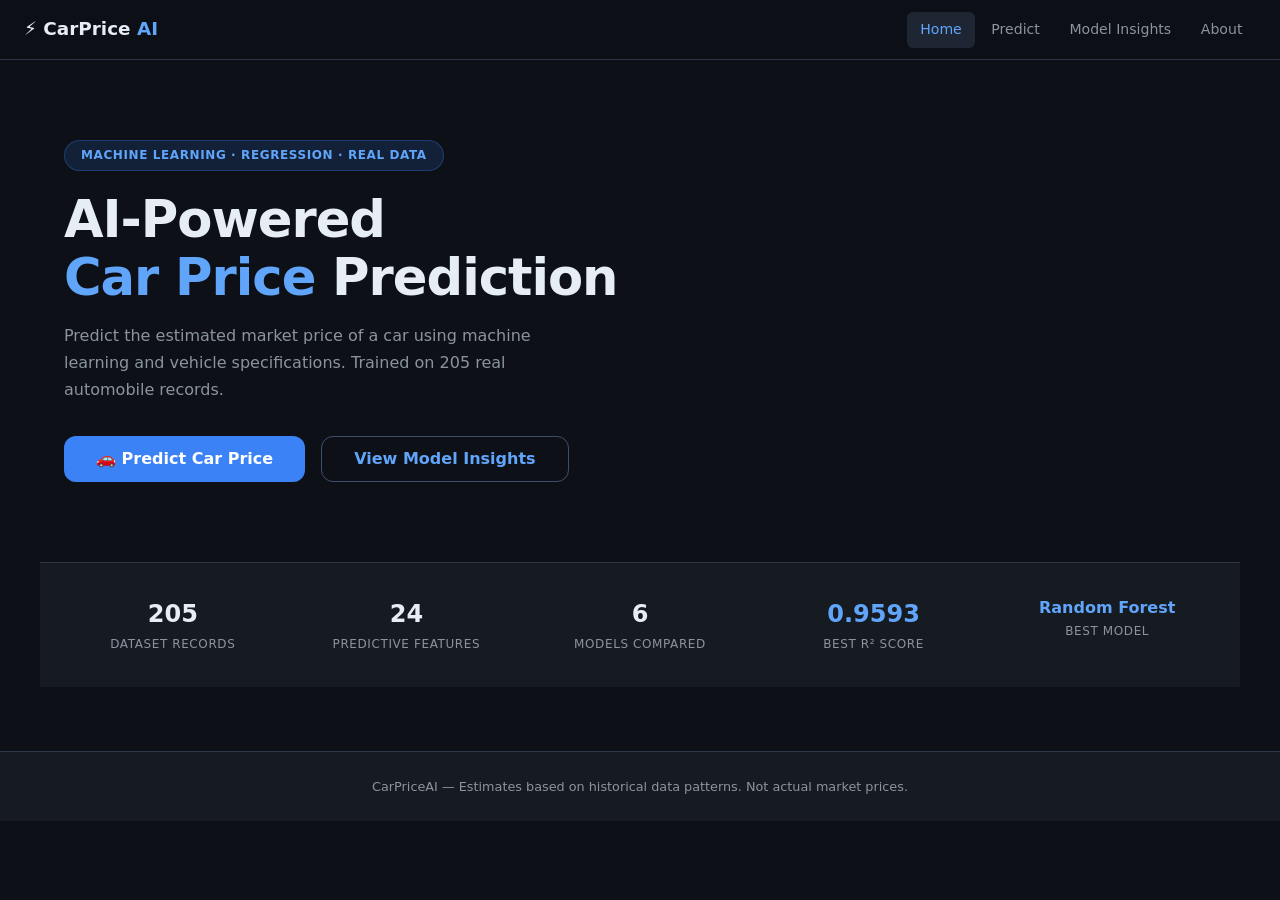
<file: index.html>
<!DOCTYPE html>
<html lang="en">
<head>
<meta charset="UTF-8"/>
<meta name="viewport" content="width=device-width,initial-scale=1.0"/>
<title>CarPriceAI - Car Price Prediction</title>
<style>
*{box-sizing:border-box;margin:0;padding:0}
:root{
  --bg:#0d1117;--bg2:#161b22;--surf:#1e2533;--surf2:#242d3d;
  --border:#2d3748;--border2:#3d4f6b;
  --text:#e6edf3;--muted:#8b949e;--dim:#6e7f96;
  --accent:#3b82f6;--accent2:#60a5fa;--glow:rgba(59,130,246,.2);
  --success:#22c55e;--danger:#ef4444;--purple:#8b5cf6;
  --r:12px;--rs:8px;--font:'Segoe UI',system-ui,sans-serif;
}
body{font-family:var(--font);font-size:15px;line-height:1.65;background:var(--bg);color:var(--text);min-height:100vh}
a{color:var(--accent2);text-decoration:none}
.hidden{display:none!important}
.nav{position:sticky;top:0;z-index:100;background:rgba(13,17,23,.95);backdrop-filter:blur(12px);border-bottom:1px solid var(--border);padding:0 1.5rem;height:60px;display:flex;align-items:center;gap:2rem}
.brand{font-size:1.15rem;font-weight:800;color:var(--text);display:flex;align-items:center;gap:.4rem}
.brand span{color:var(--accent2)}
.nav-links{display:flex;gap:.15rem;margin-left:auto}
.nav-links a{padding:.4rem .85rem;border-radius:6px;color:var(--muted);font-size:.88rem;font-weight:500;cursor:pointer;transition:.15s}
.nav-links a:hover,.nav-links a.active{color:var(--text);background:var(--surf)}
.nav-links a.active{color:var(--accent2)}
.page{display:none;padding:2rem 1.5rem 4rem;max-width:1200px;margin:0 auto}
.page.active{display:block}
#page-home{padding:0;max-width:none}
.hero{max-width:1200px;margin:0 auto;padding:5rem 1.5rem;display:flex;align-items:center;gap:4rem;flex-wrap:wrap}
.hero-content{flex:1;min-width:280px}
.hero-badge{display:inline-block;background:rgba(59,130,246,.15);border:1px solid rgba(59,130,246,.3);color:var(--accent2);padding:.3rem 1rem;border-radius:50px;font-size:.75rem;font-weight:600;letter-spacing:.05em;text-transform:uppercase;margin-bottom:1.25rem}
.hero h1{font-size:clamp(2rem,5vw,3.2rem);font-weight:800;line-height:1.12;letter-spacing:-.02em;margin-bottom:1rem}
.hero h1 span{color:var(--accent2)}
.hero p{color:var(--muted);font-size:1rem;line-height:1.7;margin-bottom:2rem;max-width:520px}
.hero-btns{display:flex;gap:1rem;flex-wrap:wrap}
.hero-stats{display:grid;grid-template-columns:repeat(auto-fit,minmax(130px,1fr));gap:1rem;max-width:1200px;margin:0 auto;padding:2rem 1.5rem;border-top:1px solid var(--border);background:var(--bg2)}
.hs-item{text-align:center}
.hs-num{font-size:1.5rem;font-weight:800;color:var(--text)}
.hs-lbl{font-size:.75rem;color:var(--muted);text-transform:uppercase;letter-spacing:.05em}
.btn{display:inline-flex;align-items:center;gap:.5rem;padding:.65rem 1.5rem;border-radius:var(--rs);font-family:var(--font);font-size:.92rem;font-weight:600;cursor:pointer;border:none;transition:.15s;white-space:nowrap}
.btn-primary{background:var(--accent);color:#fff}
.btn-primary:hover{background:var(--accent2)}
.btn-outline{background:transparent;color:var(--accent2);border:1.5px solid var(--border2)}
.btn-outline:hover{background:var(--surf)}
.btn-lg{padding:.8rem 2rem;font-size:1rem;border-radius:var(--r)}
.btn:disabled{opacity:.5;cursor:not-allowed}
.ph{background:var(--bg2);border-bottom:1px solid var(--border);padding:2rem 1.5rem;margin:-2rem -1.5rem 2rem}
.ph h1{font-size:1.7rem;font-weight:700;margin-bottom:.3rem}
.ph p{color:var(--muted);font-size:.92rem}
.predict-layout{display:grid;grid-template-columns:1fr 340px;gap:2rem;align-items:start}
.fsec{background:var(--surf);border:1px solid var(--border);border-radius:var(--r);padding:1.5rem;margin-bottom:1.25rem}
.fsec-hdr{display:flex;align-items:flex-start;gap:.85rem;margin-bottom:1.25rem;padding-bottom:1rem;border-bottom:1px solid var(--border)}
.snum{width:28px;height:28px;background:var(--accent);color:#fff;border-radius:50%;display:flex;align-items:center;justify-content:center;font-weight:700;font-size:.82rem;flex-shrink:0;margin-top:2px}
.fsec-hdr h3{font-size:.95rem;font-weight:600;margin-bottom:.1rem}
.fsec-hdr p{font-size:.78rem;color:var(--muted)}
.fgrid{display:grid;grid-template-columns:repeat(auto-fit,minmax(200px,1fr));gap:1rem}
.fg{display:flex;flex-direction:column;gap:.35rem}
.fg label{font-size:.82rem;font-weight:500;color:var(--muted)}
.fg input,.fg select{background:var(--bg);border:1.5px solid var(--border);border-radius:var(--rs);color:var(--text);padding:.55rem .8rem;font-family:var(--font);font-size:.88rem;transition:.15s;width:100%;appearance:none}
.fg input:focus,.fg select:focus{outline:none;border-color:var(--accent);box-shadow:0 0 0 3px var(--glow)}
.fg input.err,.fg select.err{border-color:var(--danger)}
.req{color:var(--danger)}
.submit-area{display:flex;gap:1rem;flex-wrap:wrap;margin-top:.5rem}
.alert-err{background:rgba(239,68,68,.12);border:1px solid rgba(239,68,68,.3);color:#fca5a5;padding:.85rem 1rem;border-radius:var(--rs);font-size:.88rem;margin-top:.75rem}
.spinner{display:inline-block;width:14px;height:14px;border:2px solid rgba(255,255,255,.3);border-top-color:#fff;border-radius:50%;animation:spin .7s linear infinite}
@keyframes spin{to{transform:rotate(360deg)}}
.result-panel{position:sticky;top:70px}
.r-placeholder{background:var(--surf);border:1px dashed var(--border2);border-radius:var(--r);padding:2rem;text-align:center}
.r-placeholder .ico{font-size:2.5rem;margin-bottom:1rem}
.r-placeholder h3{font-size:1rem;font-weight:600;margin-bottom:.5rem}
.r-placeholder p{font-size:.83rem;color:var(--muted)}
.r-card{background:var(--surf);border:1px solid var(--accent);border-radius:var(--r);padding:1.75rem;box-shadow:0 0 30px var(--glow);animation:slideIn .3s ease}
@keyframes slideIn{from{opacity:0;transform:translateY(8px)}to{opacity:1;transform:translateY(0)}}
.r-hdr{display:flex;justify-content:space-between;font-size:.78rem;font-weight:600;margin-bottom:.85rem}
.r-status{color:var(--success)}
.r-label{font-size:.75rem;text-transform:uppercase;letter-spacing:.08em;color:var(--muted);margin-bottom:.3rem}
.r-price{font-size:2.4rem;font-weight:800;color:var(--accent2);margin-bottom:.75rem;letter-spacing:-.02em}
.r-disc{font-size:.76rem;color:var(--dim);background:rgba(59,130,246,.07);border-radius:6px;padding:.6rem .85rem;margin-bottom:1rem;line-height:1.5}
.meta-row{display:flex;justify-content:space-between;padding:.4rem 0;border-bottom:1px solid var(--border);font-size:.83rem}
.meta-row:last-child{border-bottom:none}
.meta-k{color:var(--muted)}
.meta-v{font-weight:600}
.r-summary{font-size:.76rem;color:var(--dim);margin:.85rem 0 1rem;line-height:1.6}
.kpi-grid{display:grid;grid-template-columns:repeat(auto-fit,minmax(150px,1fr));gap:1rem;margin-bottom:1.5rem}
.kpi{background:var(--surf);border:1px solid var(--border);border-radius:var(--r);padding:1.1rem 1.25rem}
.kpi.hl{border-color:var(--accent)}
.kpi-lbl{font-size:.72rem;text-transform:uppercase;letter-spacing:.07em;color:var(--muted);margin-bottom:.35rem}
.kpi-val{font-size:1.2rem;font-weight:700;word-break:break-word}
.ins-row{display:grid;grid-template-columns:1fr 1fr;gap:1.25rem;margin-bottom:1.25rem}
.ins-card{background:var(--surf);border:1px solid var(--border);border-radius:var(--r);padding:1.35rem}
.ins-card.full{grid-column:1/-1}
.card-title{font-size:.9rem;font-weight:600;margin-bottom:.85rem}
.tbl{width:100%;border-collapse:collapse;font-size:.85rem}
.tbl th{padding:.55rem .6rem;text-align:left;font-size:.72rem;text-transform:uppercase;letter-spacing:.05em;color:var(--muted);border-bottom:1px solid var(--border)}
.tbl td{padding:.55rem .6rem;border-bottom:1px solid var(--border)}
.tbl tr:last-child td{border-bottom:none}
.tbl th:not(:first-child),.tbl td:not(:first-child){text-align:right}
.best-row{background:rgba(59,130,246,.08)}
.badge{background:var(--accent);color:#fff;padding:.1rem .45rem;border-radius:20px;font-size:.68rem;font-weight:700;margin-right:.35rem}
.fi-row{display:flex;align-items:center;gap:.75rem;margin-bottom:.55rem}
.fi-label{font-size:.78rem;color:var(--muted);min-width:110px;text-align:right}
.fi-bar-wrap{flex:1;display:flex;align-items:center;gap:.5rem}
.fi-bar{height:14px;background:var(--accent);border-radius:3px}
.fi-val{font-size:.72rem;color:var(--dim);white-space:nowrap}
.about-card{background:var(--surf);border:1px solid var(--border);border-radius:var(--r);padding:1.75rem;margin-bottom:1.25rem;max-width:860px}
.about-card h2{font-size:1.2rem;font-weight:700;margin-bottom:.85rem}
.about-card h4{font-size:.85rem;font-weight:600;color:var(--muted);text-transform:uppercase;letter-spacing:.05em;margin:1rem 0 .5rem}
.about-card p{font-size:.88rem;color:var(--muted);line-height:1.7;margin-bottom:.6rem}
.wf{display:flex;flex-direction:column;gap:.15rem}
.wf-step{display:flex;gap:.85rem;background:var(--bg);border:1px solid var(--border);border-radius:var(--rs);padding:.85rem 1rem}
.wf-n{width:26px;height:26px;background:var(--accent);color:#fff;border-radius:50%;display:flex;align-items:center;justify-content:center;font-weight:700;font-size:.8rem;flex-shrink:0}
.wf-arr{text-align:center;color:var(--accent);font-size:1rem;padding:.05rem 0}
.wf-b h4{font-size:.85rem;font-weight:600;margin-bottom:.2rem;text-transform:none;letter-spacing:0;color:var(--text)}
.wf-b p{font-size:.78rem;color:var(--muted);margin:0}
.tag-list{display:flex;flex-wrap:wrap;gap:.4rem;margin-top:.5rem}
.tag{background:rgba(59,130,246,.12);border:1px solid rgba(59,130,246,.25);color:var(--accent2);padding:.2rem .65rem;border-radius:50px;font-size:.76rem}
.method-list{padding-left:1.1rem;list-style:disc;color:var(--muted);font-size:.85rem}
.method-list li{padding:.2rem 0;line-height:1.6}
.method-list strong{color:var(--text)}
.footer{background:var(--bg2);border-top:1px solid var(--border);padding:1.5rem;text-align:center;margin-top:4rem}
.footer p{font-size:.8rem;color:var(--muted)}
@media(max-width:900px){.predict-layout{grid-template-columns:1fr}.result-panel{position:static}.ins-row{grid-template-columns:1fr}}
@media(max-width:600px){.fgrid{grid-template-columns:1fr}.hero-btns{flex-direction:column}.kpi-grid{grid-template-columns:repeat(2,1fr)}}
</style>
</head>
<body>

<nav class="nav">
  <div class="brand">&#9889; CarPrice<span>AI</span></div>
  <div class="nav-links">
    <a class="active" onclick="showPage('home',this)">Home</a>
    <a onclick="showPage('predict',this)">Predict</a>
    <a onclick="showPage('insights',this)">Model Insights</a>
    <a onclick="showPage('about',this)">About</a>
  </div>
</nav>

<!-- HOME -->
<div id="page-home" class="page active">
  <div class="hero">
    <div class="hero-content">
      <div class="hero-badge">Machine Learning &middot; Regression &middot; Real Data</div>
      <h1>AI-Powered<br/><span>Car Price</span> Prediction</h1>
      <p>Predict the estimated market price of a car using machine learning and vehicle specifications. Trained on 205 real automobile records.</p>
      <div class="hero-btns">
        <button class="btn btn-primary btn-lg" onclick="showPage('predict',document.querySelectorAll('.nav-links a')[1])">&#128663; Predict Car Price</button>
        <button class="btn btn-outline btn-lg" onclick="showPage('insights',document.querySelectorAll('.nav-links a')[2])">View Model Insights</button>
      </div>
    </div>
  </div>
  <div class="hero-stats">
    <div class="hs-item"><div class="hs-num">205</div><div class="hs-lbl">Dataset Records</div></div>
    <div class="hs-item"><div class="hs-num">24</div><div class="hs-lbl">Predictive Features</div></div>
    <div class="hs-item"><div class="hs-num">6</div><div class="hs-lbl">Models Compared</div></div>
    <div class="hs-item"><div class="hs-num" style="color:var(--accent2)">0.9593</div><div class="hs-lbl">Best R&#178; Score</div></div>
    <div class="hs-item"><div class="hs-num" style="color:var(--accent2);font-size:1rem">Random Forest</div><div class="hs-lbl">Best Model</div></div>
  </div>
</div>

<!-- PREDICT -->
<div id="page-predict" class="page">
  <div class="ph"><h1>Predict Car Price</h1><p>Enter vehicle specifications to get an AI-generated price estimate.</p></div>
  <div class="predict-layout">
    <form id="predictForm" novalidate>

      <div class="fsec">
        <div class="fsec-hdr"><div class="snum">1</div><div><h3>Car Information</h3><p>Brand, body style and drive config</p></div></div>
        <div class="fgrid">
          <div class="fg"><label>Manufacturer <span class="req">*</span></label>
            <select id="f_manufacturer"><option value="">Select manufacturer</option><option value="alfa-romero">Alfa-romero</option>
<option value="audi">Audi</option>
<option value="bmw">Bmw</option>
<option value="buick">Buick</option>
<option value="chevrolet">Chevrolet</option>
<option value="dodge">Dodge</option>
<option value="honda">Honda</option>
<option value="isuzu">Isuzu</option>
<option value="jaguar">Jaguar</option>
<option value="mazda">Mazda</option>
<option value="mercury">Mercury</option>
<option value="mitsubishi">Mitsubishi</option>
<option value="nissan">Nissan</option>
<option value="peugeot">Peugeot</option>
<option value="plymouth">Plymouth</option>
<option value="porsche">Porsche</option>
<option value="renault">Renault</option>
<option value="saab">Saab</option>
<option value="subaru">Subaru</option>
<option value="toyota">Toyota</option>
<option value="volkswagen">Volkswagen</option>
<option value="volvo">Volvo</option></select></div>
          <div class="fg"><label>Fuel Type <span class="req">*</span></label>
            <select id="f_fueltype"><option value="">Select fuel type</option><option value="diesel">DIESEL</option>
<option value="gas">GAS</option></select></div>
          <div class="fg"><label>Aspiration <span class="req">*</span></label>
            <select id="f_aspiration"><option value="">Select aspiration</option><option value="std">Std</option>
<option value="turbo">Turbo</option></select></div>
          <div class="fg"><label>Number of Doors <span class="req">*</span></label>
            <select id="f_doornumber"><option value="">Select doors</option><option value="four">Four</option>
<option value="two">Two</option></select></div>
          <div class="fg"><label>Car Body <span class="req">*</span></label>
            <select id="f_carbody"><option value="">Select body style</option><option value="convertible">Convertible</option>
<option value="hardtop">Hardtop</option>
<option value="hatchback">Hatchback</option>
<option value="sedan">Sedan</option>
<option value="wagon">Wagon</option></select></div>
          <div class="fg"><label>Drive Wheel <span class="req">*</span></label>
            <select id="f_drivewheel"><option value="">Select drive wheel</option><option value="4wd">4WD</option>
<option value="fwd">FWD</option>
<option value="rwd">RWD</option></select></div>
          <div class="fg"><label>Engine Location <span class="req">*</span></label>
            <select id="f_enginelocation"><option value="">Select location</option><option value="front">Front</option>
<option value="rear">Rear</option></select></div>
          <div class="fg"><label>Symboling (Risk) <span class="req">*</span></label>
            <input type="number" id="f_symboling" min="-2" max="3" step="1" placeholder="0"/></div>
        </div>
      </div>

      <div class="fsec">
        <div class="fsec-hdr"><div class="snum">2</div><div><h3>Engine Specifications</h3><p>Engine type, size and performance</p></div></div>
        <div class="fgrid">
          <div class="fg"><label>Engine Type <span class="req">*</span></label>
            <select id="f_enginetype"><option value="">Select engine type</option><option value="dohc">DOHC</option>
<option value="dohcv">DOHCV</option>
<option value="l">L</option>
<option value="ohc">OHC</option>
<option value="ohcf">OHCF</option>
<option value="ohcv">OHCV</option>
<option value="rotor">ROTOR</option></select></div>
          <div class="fg"><label>Cylinders <span class="req">*</span></label>
            <select id="f_cylindernumber"><option value="">Select cylinders</option><option value="eight">Eight</option>
<option value="five">Five</option>
<option value="four">Four</option>
<option value="six">Six</option>
<option value="three">Three</option>
<option value="twelve">Twelve</option>
<option value="two">Two</option></select></div>
          <div class="fg"><label>Fuel System <span class="req">*</span></label>
            <select id="f_fuelsystem"><option value="">Select fuel system</option><option value="1bbl">1BBL</option>
<option value="2bbl">2BBL</option>
<option value="4bbl">4BBL</option>
<option value="idi">IDI</option>
<option value="mfi">MFI</option>
<option value="mpfi">MPFI</option>
<option value="spdi">SPDI</option>
<option value="spfi">SPFI</option></select></div>
          <div class="fg"><label>Engine Size (cc) <span class="req">*</span></label>
            <input type="number" id="f_enginesize" min="61" max="326" step="1" placeholder="126"/></div>
          <div class="fg"><label>Horsepower <span class="req">*</span></label>
            <input type="number" id="f_horsepower" min="48" max="288" step="1" placeholder="104"/></div>
          <div class="fg"><label>Peak RPM <span class="req">*</span></label>
            <input type="number" id="f_peakrpm" min="4150" max="6600" step="50" placeholder="5125"/></div>
          <div class="fg"><label>Bore Ratio <span class="req">*</span></label>
            <input type="number" id="f_boreratio" min="2.54" max="3.94" step="0.01" placeholder="3.33"/></div>
          <div class="fg"><label>Stroke <span class="req">*</span></label>
            <input type="number" id="f_stroke" min="2.07" max="4.17" step="0.01" placeholder="3.26"/></div>
          <div class="fg"><label>Compression Ratio <span class="req">*</span></label>
            <input type="number" id="f_compressionratio" min="7.00" max="23.00" step="0.1" placeholder="10.14"/></div>
        </div>
      </div>

      <div class="fsec">
        <div class="fsec-hdr"><div class="snum">3</div><div><h3>Dimensions &amp; Weight</h3><p>Physical measurements (inches &amp; lbs)</p></div></div>
        <div class="fgrid">
          <div class="fg"><label>Wheelbase (in) <span class="req">*</span></label>
            <input type="number" id="f_wheelbase" min="86.60" max="120.90" step="0.1" placeholder="98.76"/></div>
          <div class="fg"><label>Car Length (in) <span class="req">*</span></label>
            <input type="number" id="f_carlength" min="141.10" max="208.10" step="0.1" placeholder="174.05"/></div>
          <div class="fg"><label>Car Width (in) <span class="req">*</span></label>
            <input type="number" id="f_carwidth" min="60.30" max="72.30" step="0.1" placeholder="65.91"/></div>
          <div class="fg"><label>Car Height (in) <span class="req">*</span></label>
            <input type="number" id="f_carheight" min="47.80" max="59.80" step="0.1" placeholder="53.72"/></div>
          <div class="fg"><label>Curb Weight (lbs) <span class="req">*</span></label>
            <input type="number" id="f_curbweight" min="1488" max="4066" step="1" placeholder="2555"/></div>
        </div>
      </div>

      <div class="fsec">
        <div class="fsec-hdr"><div class="snum">4</div><div><h3>Fuel Efficiency</h3><p>Miles per gallon</p></div></div>
        <div class="fgrid">
          <div class="fg"><label>City MPG <span class="req">*</span></label>
            <input type="number" id="f_citympg" min="13" max="49" step="1" placeholder="25"/></div>
          <div class="fg"><label>Highway MPG <span class="req">*</span></label>
            <input type="number" id="f_highwaympg" min="16" max="54" step="1" placeholder="30"/></div>
        </div>
      </div>

      <div class="submit-area">
        <button type="submit" class="btn btn-primary btn-lg" id="predictBtn">
          <span id="btn-text">&#128269; Predict Price</span>
          <span id="btn-spin" class="hidden"><span class="spinner"></span> Analyzing...</span>
        </button>
        <button type="reset" class="btn btn-outline" onclick="resetResult()">Reset</button>
      </div>
      <div id="errBanner" class="alert-err hidden"></div>
    </form>

    <div class="result-panel">
      <div class="r-placeholder" id="rPlaceholder">
        <div class="ico">&#128663;</div>
        <h3>Ready to Predict</h3>
        <p>Fill in all fields and click <strong>Predict Price</strong>.</p>
      </div>
      <div class="r-card hidden" id="rCard">
        <div class="r-hdr"><span class="r-status">&#10003; Prediction Complete</span><span style="color:var(--dim);font-size:.75rem">USD</span></div>
        <div class="r-label">Estimated Car Price</div>
        <div class="r-price" id="rPrice">-</div>
        <div class="r-disc">Estimate based on historical dataset patterns. Not an actual market price.</div>
        <div class="meta-row"><span class="meta-k">Model Used</span><span class="meta-v" id="rModel">-</span></div>
        <div class="meta-row"><span class="meta-k">Model R&#178;</span><span class="meta-v">0.9593</span></div>
        <div class="meta-row"><span class="meta-k">Currency</span><span class="meta-v">US Dollar ($)</span></div>
        <div class="r-summary" id="rSummary"></div>
        <button class="btn btn-outline" style="width:100%;margin-top:.75rem;justify-content:center" onclick="resetResult()">New Prediction</button>
      </div>
    </div>
  </div>
</div>

<!-- INSIGHTS -->
<div id="page-insights" class="page">
  <div class="ph"><h1>Model Insights</h1><p>Performance metrics from the trained model.</p></div>
  <div class="kpi-grid">
    <div class="kpi hl"><div class="kpi-lbl">Best Model</div><div class="kpi-val">Random Forest</div></div>
    <div class="kpi"><div class="kpi-lbl">R&#178; Score</div><div class="kpi-val">0.9593</div></div>
    <div class="kpi"><div class="kpi-lbl">MAE</div><div class="kpi-val">$1,252</div></div>
    <div class="kpi"><div class="kpi-lbl">RMSE</div><div class="kpi-val">$1,792</div></div>
    <div class="kpi"><div class="kpi-lbl">Records</div><div class="kpi-val">205</div></div>
    <div class="kpi"><div class="kpi-lbl">Features</div><div class="kpi-val">24</div></div>
  </div>
  <div class="ins-row">
    <div class="ins-card">
      <div class="card-title">Model Comparison</div>
      <table class="tbl"><thead><tr><th>Model</th><th>R&#178;</th><th>MAE</th><th>RMSE</th></tr></thead>
      <tbody><tr><td>Linear Regression</td><td>0.9011</td><td>$1,808</td><td>$2,794</td></tr>
<tr><td>Ridge Regression</td><td>0.8772</td><td>$2,204</td><td>$3,114</td></tr>
<tr class="best-row"><td><span class="badge">Best</span> Random Forest</td><td>0.9593</td><td>$1,252</td><td>$1,792</td></tr>
<tr><td>Gradient Boosting</td><td>0.9291</td><td>$1,655</td><td>$2,365</td></tr>
<tr><td>Extra Trees</td><td>0.9184</td><td>$1,605</td><td>$2,539</td></tr>
<tr><td>HistGradientBoosting</td><td>0.9018</td><td>$1,709</td><td>$2,785</td></tr>
</tbody></table>
    </div>
    <div class="ins-card">
      <div class="card-title">Feature Importance (Top 10)</div>
      <div class="fi-row"><div class="fi-label">enginesize</div><div class="fi-bar-wrap"><div class="fi-bar" style="width:100.0%"></div><span class="fi-val">0.5822</span></div></div>
<div class="fi-row"><div class="fi-label">curbweight</div><div class="fi-bar-wrap"><div class="fi-bar" style="width:46.2%"></div><span class="fi-val">0.2688</span></div></div>
<div class="fi-row"><div class="fi-label">highwaympg</div><div class="fi-bar-wrap"><div class="fi-bar" style="width:7.3%"></div><span class="fi-val">0.0423</span></div></div>
<div class="fi-row"><div class="fi-label">horsepower</div><div class="fi-bar-wrap"><div class="fi-bar" style="width:4.3%"></div><span class="fi-val">0.0251</span></div></div>
<div class="fi-row"><div class="fi-label">carwidth</div><div class="fi-bar-wrap"><div class="fi-bar" style="width:2.2%"></div><span class="fi-val">0.0130</span></div></div>
<div class="fi-row"><div class="fi-label">manufacturer</div><div class="fi-bar-wrap"><div class="fi-bar" style="width:1.6%"></div><span class="fi-val">0.0096</span></div></div>
<div class="fi-row"><div class="fi-label">carlength</div><div class="fi-bar-wrap"><div class="fi-bar" style="width:1.4%"></div><span class="fi-val">0.0084</span></div></div>
<div class="fi-row"><div class="fi-label">wheelbase</div><div class="fi-bar-wrap"><div class="fi-bar" style="width:1.3%"></div><span class="fi-val">0.0073</span></div></div>
<div class="fi-row"><div class="fi-label">citympg</div><div class="fi-bar-wrap"><div class="fi-bar" style="width:1.0%"></div><span class="fi-val">0.0059</span></div></div>
<div class="fi-row"><div class="fi-label">peakrpm</div><div class="fi-bar-wrap"><div class="fi-bar" style="width:0.9%"></div><span class="fi-val">0.0053</span></div></div>

    </div>
  </div>
  <div class="ins-row">
    <div class="ins-card">
      <div class="card-title">Price Distribution</div>
      <div class="fi-row"><div class="fi-label" style="font-size:.7rem;min-width:130px">$5,078–$9,146</div><div class="fi-bar-wrap"><div class="fi-bar" style="width:100.0%;background:#8b5cf6"></div><span class="fi-val">83</span></div></div>
<div class="fi-row"><div class="fi-label" style="font-size:.7rem;min-width:130px">$9,146–$13,174</div><div class="fi-bar-wrap"><div class="fi-bar" style="width:54.2%;background:#8b5cf6"></div><span class="fi-val">45</span></div></div>
<div class="fi-row"><div class="fi-label" style="font-size:.7rem;min-width:130px">$13,174–$17,203</div><div class="fi-bar-wrap"><div class="fi-bar" style="width:42.2%;background:#8b5cf6"></div><span class="fi-val">35</span></div></div>
<div class="fi-row"><div class="fi-label" style="font-size:.7rem;min-width:130px">$17,203–$21,231</div><div class="fi-bar-wrap"><div class="fi-bar" style="width:21.7%;background:#8b5cf6"></div><span class="fi-val">18</span></div></div>
<div class="fi-row"><div class="fi-label" style="font-size:.7rem;min-width:130px">$21,231–$25,259</div><div class="fi-bar-wrap"><div class="fi-bar" style="width:7.2%;background:#8b5cf6"></div><span class="fi-val">6</span></div></div>
<div class="fi-row"><div class="fi-label" style="font-size:.7rem;min-width:130px">$25,259–$29,287</div><div class="fi-bar-wrap"><div class="fi-bar" style="width:3.6%;background:#8b5cf6"></div><span class="fi-val">3</span></div></div>
<div class="fi-row"><div class="fi-label" style="font-size:.7rem;min-width:130px">$29,287–$33,315</div><div class="fi-bar-wrap"><div class="fi-bar" style="width:6.0%;background:#8b5cf6"></div><span class="fi-val">5</span></div></div>
<div class="fi-row"><div class="fi-label" style="font-size:.7rem;min-width:130px">$33,315–$37,344</div><div class="fi-bar-wrap"><div class="fi-bar" style="width:8.4%;background:#8b5cf6"></div><span class="fi-val">7</span></div></div>
<div class="fi-row"><div class="fi-label" style="font-size:.7rem;min-width:130px">$37,344–$41,372</div><div class="fi-bar-wrap"><div class="fi-bar" style="width:2.4%;background:#8b5cf6"></div><span class="fi-val">2</span></div></div>
<div class="fi-row"><div class="fi-label" style="font-size:.7rem;min-width:130px">$41,372–$45,400</div><div class="fi-bar-wrap"><div class="fi-bar" style="width:1.2%;background:#8b5cf6"></div><span class="fi-val">1</span></div></div>

    </div>
    <div class="ins-card">
      <div class="card-title">Actual vs Predicted Prices</div>
      <canvas id="scatterCanvas" style="width:100%;max-height:300px"></canvas>
    </div>
  </div>
</div>

<!-- ABOUT -->
<div id="page-about" class="page">
  <div class="ph"><h1>About</h1><p>Methodology, architecture and limitations.</p></div>
  <div class="about-card">
    <h2>What Is This Application?</h2>
    <p><strong>CarPriceAI</strong> is a machine-learning car price prediction system. Given vehicle specifications, it generates an estimated selling price using a trained Random Forest regression model (R&#178;=0.9593).</p>
    <p>Trained on 205 real automobile records with 24 predictive features. This file is 100% standalone &mdash; no internet, no server, no installation needed.</p>
  </div>
  <div class="about-card">
    <h2>How It Works</h2>
    <div class="wf">
      <div class="wf-step"><div class="wf-n">1</div><div class="wf-b"><h4>User Input</h4><p>Vehicle specs: manufacturer, engine, dimensions, fuel efficiency.</p></div></div>
      <div class="wf-arr">&#8595;</div>
      <div class="wf-step"><div class="wf-n">2</div><div class="wf-b"><h4>Validation</h4><p>All required fields checked for completeness.</p></div></div>
      <div class="wf-arr">&#8595;</div>
      <div class="wf-step"><div class="wf-n">3</div><div class="wf-b"><h4>KNN Prediction Engine</h4><p>Weighted nearest-neighbor search over 205 training records using feature importances from the Random Forest model.</p></div></div>
      <div class="wf-arr">&#8595;</div>
      <div class="wf-step"><div class="wf-n">4</div><div class="wf-b"><h4>Result</h4><p>Predicted price shown instantly in your browser.</p></div></div>
    </div>
  </div>
  <div class="about-card">
    <h2>Limitations</h2>
    <ul class="method-list">
      <li>Trained on 205 records &mdash; a small dataset.</li>
      <li>Prices may not reflect current market values.</li>
      <li>Does not account for vehicle condition, mileage, or regional pricing.</li>
      <li>This file uses a nearest-neighbor approximation of the Random Forest model.</li>
    </ul>
  </div>
</div>

<footer class="footer">
  <p>CarPriceAI &mdash; Estimates based on historical data patterns. Not actual market prices.</p>
</footer>

<script>
const TRAINING_ROWS = [{"symboling":3.0,"wheelbase":88.6,"carlength":168.8,"carwidth":64.1,"carheight":48.8,"curbweight":2548.0,"enginesize":130.0,"boreratio":3.47,"stroke":2.68,"compressionratio":9.0,"horsepower":111.0,"peakrpm":5000.0,"citympg":21.0,"highwaympg":27.0,"manufacturer":"alfa-romero","fueltype":"gas","aspiration":"std","doornumber":"two","carbody":"convertible","drivewheel":"rwd","enginelocation":"front","enginetype":"dohc","cylindernumber":"four","fuelsystem":"mpfi","price":13495.0,"predicted":14437.36},{"symboling":3.0,"wheelbase":88.6,"carlength":168.8,"carwidth":64.1,"carheight":48.8,"curbweight":2548.0,"enginesize":130.0,"boreratio":3.47,"stroke":2.68,"compressionratio":9.0,"horsepower":111.0,"peakrpm":5000.0,"citympg":21.0,"highwaympg":27.0,"manufacturer":"alfa-romero","fueltype":"gas","aspiration":"std","doornumber":"two","carbody":"convertible","drivewheel":"rwd","enginelocation":"front","enginetype":"dohc","cylindernumber":"four","fuelsystem":"mpfi","price":16500.0,"predicted":14437.36},{"symboling":1.0,"wheelbase":94.5,"carlength":171.2,"carwidth":65.5,"carheight":52.4,"curbweight":2823.0,"enginesize":152.0,"boreratio":2.68,"stroke":3.47,"compressionratio":9.0,"horsepower":154.0,"peakrpm":5000.0,"citympg":19.0,"highwaympg":26.0,"manufacturer":"alfa-romero","fueltype":"gas","aspiration":"std","doornumber":"two","carbody":"hatchback","drivewheel":"rwd","enginelocation":"front","enginetype":"ohcv","cylindernumber":"six","fuelsystem":"mpfi","price":16500.0,"predicted":16531.57},{"symboling":2.0,"wheelbase":99.8,"carlength":176.6,"carwidth":66.2,"carheight":54.3,"curbweight":2337.0,"enginesize":109.0,"boreratio":3.19,"stroke":3.4,"compressionratio":10.0,"horsepower":102.0,"peakrpm":5500.0,"citympg":24.0,"highwaympg":30.0,"manufacturer":"audi","fueltype":"gas","aspiration":"std","doornumber":"four","carbody":"sedan","drivewheel":"fwd","enginelocation":"front","enginetype":"ohc","cylindernumber":"four","fuelsystem":"mpfi","price":13950.0,"predicted":12601.5},{"symboling":2.0,"wheelbase":99.4,"carlength":176.6,"carwidth":66.4,"carheight":54.3,"curbweight":2824.0,"enginesize":136.0,"boreratio":3.19,"stroke":3.4,"compressionratio":8.0,"horsepower":115.0,"peakrpm":5500.0,"citympg":18.0,"highwaympg":22.0,"manufacturer":"audi","fueltype":"gas","aspiration":"std","doornumber":"four","carbody":"sedan","drivewheel":"4wd","enginelocation":"front","enginetype":"ohc","cylindernumber":"five","fuelsystem":"mpfi","price":17450.0,"predicted":17334.78},{"symboling":2.0,"wheelbase":99.8,"carlength":177.3,"carwidth":66.3,"carheight":53.1,"curbweight":2507.0,"enginesize":136.0,"boreratio":3.19,"stroke":3.4,"compressionratio":8.5,"horsepower":110.0,"peakrpm":5500.0,"citympg":19.0,"highwaympg":25.0,"manufacturer":"audi","fueltype":"gas","aspiration":"std","doornumber":"two","carbody":"sedan","drivewheel":"fwd","enginelocation":"front","enginetype":"ohc","cylindernumber":"five","fuelsystem":"mpfi","price":15250.0,"predicted":14510.36},{"symboling":1.0,"wheelbase":105.8,"carlength":192.7,"carwidth":71.4,"carheight":55.7,"curbweight":2844.0,"enginesize":136.0,"boreratio":3.19,"stroke":3.4,"compressionratio":8.5,"horsepower":110.0,"peakrpm":5500.0,"citympg":19.0,"highwaympg":25.0,"manufacturer":"audi","fueltype":"gas","aspiration":"std","doornumber":"four","carbody":"sedan","drivewheel":"fwd","enginelocation":"front","enginetype":"ohc","cylindernumber":"five","fuelsystem":"mpfi","price":17710.0,"predicted":18224.68},{"symboling":1.0,"wheelbase":105.8,"carlength":192.7,"carwidth":71.4,"carheight":55.7,"curbweight":2954.0,"enginesize":136.0,"boreratio":3.19,"stroke":3.4,"compressionratio":8.5,"horsepower":110.0,"peakrpm":5500.0,"citympg":19.0,"highwaympg":25.0,"manufacturer":"audi","fueltype":"gas","aspiration":"std","doornumber":"four","carbody":"wagon","drivewheel":"fwd","enginelocation":"front","enginetype":"ohc","cylindernumber":"five","fuelsystem":"mpfi","price":18920.0,"predicted":18688.44},{"symboling":1.0,"wheelbase":105.8,"carlength":192.7,"carwidth":71.4,"carheight":55.9,"curbweight":3086.0,"enginesize":131.0,"boreratio":3.13,"stroke":3.4,"compressionratio":8.3,"horsepower":140.0,"peakrpm":5500.0,"citympg":17.0,"highwaympg":20.0,"manufacturer":"audi","fueltype":"gas","aspiration":"turbo","doornumber":"four","carbody":"sedan","drivewheel":"fwd","enginelocation":"front","enginetype":"ohc","cylindernumber":"five","fuelsystem":"mpfi","price":23875.0,"predicted":22291.96},{"symboling":0.0,"wheelbase":99.5,"carlength":178.2,"carwidth":67.9,"carheight":52.0,"curbweight":3053.0,"enginesize":131.0,"boreratio":3.13,"stroke":3.4,"compressionratio":7.0,"horsepower":160.0,"peakrpm":5500.0,"citympg":16.0,"highwaympg":22.0,"manufacturer":"audi","fueltype":"gas","aspiration":"turbo","doornumber":"two","carbody":"hatchback","drivewheel":"4wd","enginelocation":"front","enginetype":"ohc","cylindernumber":"five","fuelsystem":"mpfi","price":17859.17,"predicted":19164.8},{"symboling":2.0,"wheelbase":101.2,"carlength":176.8,"carwidth":64.8,"carheight":54.3,"curbweight":2395.0,"enginesize":108.0,"boreratio":3.5,"stroke":2.8,"compressionratio":8.8,"horsepower":101.0,"peakrpm":5800.0,"citympg":23.0,"highwaympg":29.0,"manufacturer":"bmw","fueltype":"gas","aspiration":"std","doornumber":"two","carbody":"sedan","drivewheel":"rwd","enginelocation":"front","enginetype":"ohc","cylindernumber":"four","fuelsystem":"mpfi","price":16430.0,"predicted":15601.11},{"symboling":0.0,"wheelbase":101.2,"carlength":176.8,"carwidth":64.8,"carheight":54.3,"curbweight":2395.0,"enginesize":108.0,"boreratio":3.5,"stroke":2.8,"compressionratio":8.8,"horsepower":101.0,"peakrpm":5800.0,"citympg":23.0,"highwaympg":29.0,"manufacturer":"bmw","fueltype":"gas","aspiration":"std","doornumber":"four","carbody":"sedan","drivewheel":"rwd","enginelocation":"front","enginetype":"ohc","cylindernumber":"four","fuelsystem":"mpfi","price":16925.0,"predicted":15633.82},{"symboling":0.0,"wheelbase":101.2,"carlength":176.8,"carwidth":64.8,"carheight":54.3,"curbweight":2710.0,"enginesize":164.0,"boreratio":3.31,"stroke":3.19,"compressionratio":9.0,"horsepower":121.0,"peakrpm":4250.0,"citympg":21.0,"highwaympg":28.0,"manufacturer":"bmw","fueltype":"gas","aspiration":"std","doornumber":"two","carbody":"sedan","drivewheel":"rwd","enginelocation":"front","enginetype":"ohc","cylindernumber":"six","fuelsystem":"mpfi","price":20970.0,"predicted":20067.03},{"symboling":0.0,"wheelbase":101.2,"carlength":176.8,"carwidth":64.8,"carheight":54.3,"curbweight":2765.0,"enginesize":164.0,"boreratio":3.31,"stroke":3.19,"compressionratio":9.0,"horsepower":121.0,"peakrpm":4250.0,"citympg":21.0,"highwaympg":28.0,"manufacturer":"bmw","fueltype":"gas","aspiration":"std","doornumber":"four","carbody":"sedan","drivewheel":"rwd","enginelocation":"front","enginetype":"ohc","cylindernumber":"six","fuelsystem":"mpfi","price":21105.0,"predicted":20579.93},{"symboling":1.0,"wheelbase":103.5,"carlength":189.0,"carwidth":66.9,"carheight":55.7,"curbweight":3055.0,"enginesize":164.0,"boreratio":3.31,"stroke":3.19,"compressionratio":9.0,"horsepower":121.0,"peakrpm":4250.0,"citympg":20.0,"highwaympg":25.0,"manufacturer":"bmw","fueltype":"gas","aspiration":"std","doornumber":"four","carbody":"sedan","drivewheel":"rwd","enginelocation":"front","enginetype":"ohc","cylindernumber":"six","fuelsystem":"mpfi","price":24565.0,"predicted":22147.31},{"symboling":0.0,"wheelbase":103.5,"carlength":189.0,"carwidth":66.9,"carheight":55.7,"curbweight":3230.0,"enginesize":209.0,"boreratio":3.62,"stroke":3.39,"compressionratio":8.0,"horsepower":182.0,"peakrpm":5400.0,"citympg":16.0,"highwaympg":22.0,"manufacturer":"bmw","fueltype":"gas","aspiration":"std","doornumber":"four","carbody":"sedan","drivewheel":"rwd","enginelocation":"front","enginetype":"ohc","cylindernumber":"six","fuelsystem":"mpfi","price":30760.0,"predicted":35884.65},{"symboling":0.0,"wheelbase":103.5,"carlength":193.8,"carwidth":67.9,"carheight":53.7,"curbweight":3380.0,"enginesize":209.0,"boreratio":3.62,"stroke":3.39,"compressionratio":8.0,"horsepower":182.0,"peakrpm":5400.0,"citympg":16.0,"highwaympg":22.0,"manufacturer":"bmw","fueltype":"gas","aspiration":"std","doornumber":"two","carbody":"sedan","drivewheel":"rwd","enginelocation":"front","enginetype":"ohc","cylindernumber":"six","fuelsystem":"mpfi","price":41315.0,"predicted":36020.64},{"symboling":0.0,"wheelbase":110.0,"carlength":197.0,"carwidth":70.9,"carheight":56.3,"curbweight":3505.0,"enginesize":209.0,"boreratio":3.62,"stroke":3.39,"compressionratio":8.0,"horsepower":182.0,"peakrpm":5400.0,"citympg":15.0,"highwaympg":20.0,"manufacturer":"bmw","fueltype":"gas","aspiration":"std","doornumber":"four","carbody":"sedan","drivewheel":"rwd","enginelocation":"front","enginetype":"ohc","cylindernumber":"six","fuelsystem":"mpfi","price":36880.0,"predicted":36498.79},{"symboling":2.0,"wheelbase":88.4,"carlength":141.1,"carwidth":60.3,"carheight":53.2,"curbweight":1488.0,"enginesize":61.0,"boreratio":2.91,"stroke":3.03,"compressionratio":9.5,"horsepower":48.0,"peakrpm":5100.0,"citympg":47.0,"highwaympg":53.0,"manufacturer":"chevrolet","fueltype":"gas","aspiration":"std","doornumber":"two","carbody":"hatchback","drivewheel":"fwd","enginelocation":"front","enginetype":"l","cylindernumber":"three","fuelsystem":"2bbl","price":5151.0,"predicted":5706.2},{"symboling":1.0,"wheelbase":94.5,"carlength":155.9,"carwidth":63.6,"carheight":52.0,"curbweight":1874.0,"enginesize":90.0,"boreratio":3.03,"stroke":3.11,"compressionratio":9.6,"horsepower":70.0,"peakrpm":5400.0,"citympg":38.0,"highwaympg":43.0,"manufacturer":"chevrolet","fueltype":"gas","aspiration":"std","doornumber":"two","carbody":"hatchback","drivewheel":"fwd","enginelocation":"front","enginetype":"ohc","cylindernumber":"four","fuelsystem":"2bbl","price":6295.0,"predicted":6332.86},{"symboling":0.0,"wheelbase":94.5,"carlength":158.8,"carwidth":63.6,"carheight":52.0,"curbweight":1909.0,"enginesize":90.0,"boreratio":3.03,"stroke":3.11,"compressionratio":9.6,"horsepower":70.0,"peakrpm":5400.0,"citympg":38.0,"highwaympg":43.0,"manufacturer":"chevrolet","fueltype":"gas","aspiration":"std","doornumber":"four","carbody":"sedan","drivewheel":"fwd","enginelocation":"front","enginetype":"ohc","cylindernumber":"four","fuelsystem":"2bbl","price":6575.0,"predicted":6772.89},{"symboling":1.0,"wheelbase":93.7,"carlength":157.3,"carwidth":63.8,"carheight":50.8,"curbweight":1876.0,"enginesize":90.0,"boreratio":2.97,"stroke":3.23,"compressionratio":9.41,"horsepower":68.0,"peakrpm":5500.0,"citympg":37.0,"highwaympg":41.0,"manufacturer":"dodge","fueltype":"gas","aspiration":"std","doornumber":"two","carbody":"hatchback","drivewheel":"fwd","enginelocation":"front","enginetype":"ohc","cylindernumber":"four","fuelsystem":"2bbl","price":5572.0,"predicted":5619.94},{"symboling":1.0,"wheelbase":93.7,"carlength":157.3,"carwidth":63.8,"carheight":50.8,"curbweight":1876.0,"enginesize":90.0,"boreratio":2.97,"stroke":3.23,"compressionratio":9.4,"horsepower":68.0,"peakrpm":5500.0,"citympg":31.0,"highwaympg":38.0,"manufacturer":"dodge","fueltype":"gas","aspiration":"std","doornumber":"two","carbody":"hatchback","drivewheel":"fwd","enginelocation":"front","enginetype":"ohc","cylindernumber":"four","fuelsystem":"2bbl","price":6377.0,"predicted":6183.07},{"symboling":1.0,"wheelbase":93.7,"carlength":157.3,"carwidth":63.8,"carheight":50.8,"curbweight":2128.0,"enginesize":98.0,"boreratio":3.03,"stroke":3.39,"compressionratio":7.6,"horsepower":102.0,"peakrpm":5500.0,"citympg":24.0,"highwaympg":30.0,"manufacturer":"dodge","fueltype":"gas","aspiration":"turbo","doornumber":"two","carbody":"hatchback","drivewheel":"fwd","enginelocation":"front","enginetype":"ohc","cylindernumber":"four","fuelsystem":"mpfi","price":7957.0,"predicted":8170.81},{"symboling":1.0,"wheelbase":93.7,"carlength":157.3,"carwidth":63.8,"carheight":50.6,"curbweight":1967.0,"enginesize":90.0,"boreratio":2.97,"stroke":3.23,"compressionratio":9.4,"horsepower":68.0,"peakrpm":5500.0,"citympg":31.0,"highwaympg":38.0,"manufacturer":"dodge","fueltype":"gas","aspiration":"std","doornumber":"four","carbody":"hatchback","drivewheel":"fwd","enginelocation":"front","enginetype":"ohc","cylindernumber":"four","fuelsystem":"2bbl","price":6229.0,"predicted":6431.02},{"symboling":1.0,"wheelbase":93.7,"carlength":157.3,"carwidth":63.8,"carheight":50.6,"curbweight":1989.0,"enginesize":90.0,"boreratio":2.97,"stroke":3.23,"compressionratio":9.4,"horsepower":68.0,"peakrpm":5500.0,"citympg":31.0,"highwaympg":38.0,"manufacturer":"dodge","fueltype":"gas","aspiration":"std","doornumber":"four","carbody":"sedan","drivewheel":"fwd","enginelocation":"front","enginetype":"ohc","cylindernumber":"four","fuelsystem":"2bbl","price":6692.0,"predicted":7311.99},{"symboling":1.0,"wheelbase":93.7,"carlength":157.3,"carwidth":63.8,"carheight":50.6,"curbweight":1989.0,"enginesize":90.0,"boreratio":2.97,"stroke":3.23,"compressionratio":9.4,"horsepower":68.0,"peakrpm":5500.0,"citympg":31.0,"highwaympg":38.0,"manufacturer":"dodge","fueltype":"gas","aspiration":"std","doornumber":"four","carbody":"sedan","drivewheel":"fwd","enginelocation":"front","enginetype":"ohc","cylindernumber":"four","fuelsystem":"2bbl","price":7609.0,"predicted":7311.99},{"symboling":1.0,"wheelbase":93.7,"carlength":157.3,"carwidth":63.8,"carheight":50.6,"curbweight":2191.0,"enginesize":98.0,"boreratio":3.03,"stroke":3.39,"compressionratio":7.6,"horsepower":102.0,"peakrpm":5500.0,"citympg":24.0,"highwaympg":30.0,"manufacturer":"dodge","fueltype":"gas","aspiration":"turbo","doornumber":"two","carbody":"sedan","drivewheel":"fwd","enginelocation":"front","enginetype":"ohc","cylindernumber":"four","fuelsystem":"mpfi","price":8558.0,"predicted":8518.73},{"symboling":-1.0,"wheelbase":103.3,"carlength":174.6,"carwidth":64.6,"carheight":59.8,"curbweight":2535.0,"enginesize":122.0,"boreratio":3.34,"stroke":3.46,"compressionratio":8.5,"horsepower":88.0,"peakrpm":5000.0,"citympg":24.0,"highwaympg":30.0,"manufacturer":"dodge","fueltype":"gas","aspiration":"std","doornumber":"four","carbody":"wagon","drivewheel":"fwd","enginelocation":"front","enginetype":"ohc","cylindernumber":"four","fuelsystem":"2bbl","price":8921.0,"predicted":9381.41},{"symboling":3.0,"wheelbase":95.9,"carlength":173.2,"carwidth":66.3,"carheight":50.2,"curbweight":2811.0,"enginesize":156.0,"boreratio":3.6,"stroke":3.9,"compressionratio":7.0,"horsepower":145.0,"peakrpm":5000.0,"citympg":19.0,"highwaympg":24.0,"manufacturer":"dodge","fueltype":"gas","aspiration":"turbo","doornumber":"two","carbody":"hatchback","drivewheel":"fwd","enginelocation":"front","enginetype":"ohc","cylindernumber":"four","fuelsystem":"mfi","price":12964.0,"predicted":13689.82},{"symboling":2.0,"wheelbase":86.6,"carlength":144.6,"carwidth":63.9,"carheight":50.8,"curbweight":1713.0,"enginesize":92.0,"boreratio":2.91,"stroke":3.41,"compressionratio":9.6,"horsepower":58.0,"peakrpm":4800.0,"citympg":49.0,"highwaympg":54.0,"manufacturer":"honda","fueltype":"gas","aspiration":"std","doornumber":"two","carbody":"hatchback","drivewheel":"fwd","enginelocation":"front","enginetype":"ohc","cylindernumber":"four","fuelsystem":"1bbl","price":6479.0,"predicted":5764.59},{"symboling":2.0,"wheelbase":86.6,"carlength":144.6,"carwidth":63.9,"carheight":50.8,"curbweight":1819.0,"enginesize":92.0,"boreratio":2.91,"stroke":3.41,"compressionratio":9.2,"horsepower":76.0,"peakrpm":6000.0,"citympg":31.0,"highwaympg":38.0,"manufacturer":"honda","fueltype":"gas","aspiration":"std","doornumber":"two","carbody":"hatchback","drivewheel":"fwd","enginelocation":"front","enginetype":"ohc","cylindernumber":"four","fuelsystem":"1bbl","price":6855.0,"predicted":6659.69},{"symboling":1.0,"wheelbase":93.7,"carlength":150.0,"carwidth":64.0,"carheight":52.6,"curbweight":1837.0,"enginesize":79.0,"boreratio":2.91,"stroke":3.07,"compressionratio":10.1,"horsepower":60.0,"peakrpm":5500.0,"citympg":38.0,"highwaympg":42.0,"manufacturer":"honda","fueltype":"gas","aspiration":"std","doornumber":"two","carbody":"hatchback","drivewheel":"fwd","enginelocation":"front","enginetype":"ohc","cylindernumber":"four","fuelsystem":"1bbl","price":5399.0,"predicted":5623.05},{"symboling":1.0,"wheelbase":93.7,"carlength":150.0,"carwidth":64.0,"carheight":52.6,"curbweight":1940.0,"enginesize":92.0,"boreratio":2.91,"stroke":3.41,"compressionratio":9.2,"horsepower":76.0,"peakrpm":6000.0,"citympg":30.0,"highwaympg":34.0,"manufacturer":"honda","fueltype":"gas","aspiration":"std","doornumber":"two","carbody":"hatchback","drivewheel":"fwd","enginelocation":"front","enginetype":"ohc","cylindernumber":"four","fuelsystem":"1bbl","price":6529.0,"predicted":6644.8},{"symboling":1.0,"wheelbase":93.7,"carlength":150.0,"carwidth":64.0,"carheight":52.6,"curbweight":1956.0,"enginesize":92.0,"boreratio":2.91,"stroke":3.41,"compressionratio":9.2,"horsepower":76.0,"peakrpm":6000.0,"citympg":30.0,"highwaympg":34.0,"manufacturer":"honda","fueltype":"gas","aspiration":"std","doornumber":"two","carbody":"hatchback","drivewheel":"fwd","enginelocation":"front","enginetype":"ohc","cylindernumber":"four","fuelsystem":"1bbl","price":7129.0,"predicted":6951.3},{"symboling":0.0,"wheelbase":96.5,"carlength":163.4,"carwidth":64.0,"carheight":54.5,"curbweight":2010.0,"enginesize":92.0,"boreratio":2.91,"stroke":3.41,"compressionratio":9.2,"horsepower":76.0,"peakrpm":6000.0,"citympg":30.0,"highwaympg":34.0,"manufacturer":"honda","fueltype":"gas","aspiration":"std","doornumber":"four","carbody":"sedan","drivewheel":"fwd","enginelocation":"front","enginetype":"ohc","cylindernumber":"four","fuelsystem":"1bbl","price":7295.0,"predicted":7277.67},{"symboling":0.0,"wheelbase":96.5,"carlength":157.1,"carwidth":63.9,"carheight":58.3,"curbweight":2024.0,"enginesize":92.0,"boreratio":2.92,"stroke":3.41,"compressionratio":9.2,"horsepower":76.0,"peakrpm":6000.0,"citympg":30.0,"highwaympg":34.0,"manufacturer":"honda","fueltype":"gas","aspiration":"std","doornumber":"four","carbody":"wagon","drivewheel":"fwd","enginelocation":"front","enginetype":"ohc","cylindernumber":"four","fuelsystem":"1bbl","price":7295.0,"predicted":7306.22},{"symboling":0.0,"wheelbase":96.5,"carlength":167.5,"carwidth":65.2,"carheight":53.3,"curbweight":2236.0,"enginesize":110.0,"boreratio":3.15,"stroke":3.58,"compressionratio":9.0,"horsepower":86.0,"peakrpm":5800.0,"citympg":27.0,"highwaympg":33.0,"manufacturer":"honda","fueltype":"gas","aspiration":"std","doornumber":"two","carbody":"hatchback","drivewheel":"fwd","enginelocation":"front","enginetype":"ohc","cylindernumber":"four","fuelsystem":"1bbl","price":7895.0,"predicted":8174.19},{"symboling":0.0,"wheelbase":96.5,"carlength":167.5,"carwidth":65.2,"carheight":53.3,"curbweight":2289.0,"enginesize":110.0,"boreratio":3.15,"stroke":3.58,"compressionratio":9.0,"horsepower":86.0,"peakrpm":5800.0,"citympg":27.0,"highwaympg":33.0,"manufacturer":"honda","fueltype":"gas","aspiration":"std","doornumber":"two","carbody":"hatchback","drivewheel":"fwd","enginelocation":"front","enginetype":"ohc","cylindernumber":"four","fuelsystem":"1bbl","price":9095.0,"predicted":8934.55},{"symboling":0.0,"wheelbase":96.5,"carlength":175.4,"carwidth":65.2,"carheight":54.1,"curbweight":2304.0,"enginesize":110.0,"boreratio":3.15,"stroke":3.58,"compressionratio":9.0,"horsepower":86.0,"peakrpm":5800.0,"citympg":27.0,"highwaympg":33.0,"manufacturer":"honda","fueltype":"gas","aspiration":"std","doornumber":"four","carbody":"sedan","drivewheel":"fwd","enginelocation":"front","enginetype":"ohc","cylindernumber":"four","fuelsystem":"1bbl","price":8845.0,"predicted":9209.62},{"symboling":0.0,"wheelbase":96.5,"carlength":175.4,"carwidth":62.5,"carheight":54.1,"curbweight":2372.0,"enginesize":110.0,"boreratio":3.15,"stroke":3.58,"compressionratio":9.0,"horsepower":86.0,"peakrpm":5800.0,"citympg":27.0,"highwaympg":33.0,"manufacturer":"honda","fueltype":"gas","aspiration":"std","doornumber":"four","carbody":"sedan","drivewheel":"fwd","enginelocation":"front","enginetype":"ohc","cylindernumber":"four","fuelsystem":"1bbl","price":10295.0,"predicted":9940.15},{"symboling":0.0,"wheelbase":96.5,"carlength":175.4,"carwidth":65.2,"carheight":54.1,"curbweight":2465.0,"enginesize":110.0,"boreratio":3.15,"stroke":3.58,"compressionratio":9.0,"horsepower":101.0,"peakrpm":5800.0,"citympg":24.0,"highwaympg":28.0,"manufacturer":"honda","fueltype":"gas","aspiration":"std","doornumber":"four","carbody":"sedan","drivewheel":"fwd","enginelocation":"front","enginetype":"ohc","cylindernumber":"four","fuelsystem":"mpfi","price":12945.0,"predicted":12399.22},{"symboling":1.0,"wheelbase":96.5,"carlength":169.1,"carwidth":66.0,"carheight":51.0,"curbweight":2293.0,"enginesize":110.0,"boreratio":3.15,"stroke":3.58,"compressionratio":9.1,"horsepower":100.0,"peakrpm":5500.0,"citympg":25.0,"highwaympg":31.0,"manufacturer":"honda","fueltype":"gas","aspiration":"std","doornumber":"two","carbody":"sedan","drivewheel":"fwd","enginelocation":"front","enginetype":"ohc","cylindernumber":"four","fuelsystem":"2bbl","price":10345.0,"predicted":10072.87},{"symboling":0.0,"wheelbase":94.3,"carlength":170.7,"carwidth":61.8,"carheight":53.5,"curbweight":2337.0,"enginesize":111.0,"boreratio":3.31,"stroke":3.23,"compressionratio":8.5,"horsepower":78.0,"peakrpm":4800.0,"citympg":24.0,"highwaympg":29.0,"manufacturer":"isuzu","fueltype":"gas","aspiration":"std","doornumber":"four","carbody":"sedan","drivewheel":"rwd","enginelocation":"front","enginetype":"ohc","cylindernumber":"four","fuelsystem":"2bbl","price":6785.0,"predicted":7695.9},{"symboling":1.0,"wheelbase":94.5,"carlength":155.9,"carwidth":63.6,"carheight":52.0,"curbweight":1874.0,"enginesize":90.0,"boreratio":3.03,"stroke":3.11,"compressionratio":9.6,"horsepower":70.0,"peakrpm":5400.0,"citympg":38.0,"highwaympg":43.0,"manufacturer":"isuzu","fueltype":"gas","aspiration":"std","doornumber":"two","carbody":"sedan","drivewheel":"fwd","enginelocation":"front","enginetype":"ohc","cylindernumber":"four","fuelsystem":"2bbl","price":8916.5,"predicted":7998.8},{"symboling":0.0,"wheelbase":94.5,"carlength":155.9,"carwidth":63.6,"carheight":52.0,"curbweight":1909.0,"enginesize":90.0,"boreratio":3.03,"stroke":3.11,"compressionratio":9.6,"horsepower":70.0,"peakrpm":5400.0,"citympg":38.0,"highwaympg":43.0,"manufacturer":"isuzu","fueltype":"gas","aspiration":"std","doornumber":"four","carbody":"sedan","drivewheel":"fwd","enginelocation":"front","enginetype":"ohc","cylindernumber":"four","fuelsystem":"2bbl","price":8916.5,"predicted":7848.19},{"symboling":2.0,"wheelbase":96.0,"carlength":172.6,"carwidth":65.2,"carheight":51.4,"curbweight":2734.0,"enginesize":119.0,"boreratio":3.43,"stroke":3.23,"compressionratio":9.2,"horsepower":90.0,"peakrpm":5000.0,"citympg":24.0,"highwaympg":29.0,"manufacturer":"isuzu","fueltype":"gas","aspiration":"std","doornumber":"two","carbody":"hatchback","drivewheel":"rwd","enginelocation":"front","enginetype":"ohc","cylindernumber":"four","fuelsystem":"spfi","price":11048.0,"predicted":11938.39},{"symboling":0.0,"wheelbase":113.0,"carlength":199.6,"carwidth":69.6,"carheight":52.8,"curbweight":4066.0,"enginesize":258.0,"boreratio":3.63,"stroke":4.17,"compressionratio":8.1,"horsepower":176.0,"peakrpm":4750.0,"citympg":15.0,"highwaympg":19.0,"manufacturer":"jaguar","fueltype":"gas","aspiration":"std","doornumber":"four","carbody":"sedan","drivewheel":"rwd","enginelocation":"front","enginetype":"dohc","cylindernumber":"six","fuelsystem":"mpfi","price":32250.0,"predicted":34489.26},{"symboling":0.0,"wheelbase":113.0,"carlength":199.6,"carwidth":69.6,"carheight":52.8,"curbweight":4066.0,"enginesize":258.0,"boreratio":3.63,"stroke":4.17,"compressionratio":8.1,"horsepower":176.0,"peakrpm":4750.0,"citympg":15.0,"highwaympg":19.0,"manufacturer":"jaguar","fueltype":"gas","aspiration":"std","doornumber":"four","carbody":"sedan","drivewheel":"rwd","enginelocation":"front","enginetype":"dohc","cylindernumber":"six","fuelsystem":"mpfi","price":35550.0,"predicted":34489.26},{"symboling":0.0,"wheelbase":102.0,"carlength":191.7,"carwidth":70.6,"carheight":47.8,"curbweight":3950.0,"enginesize":326.0,"boreratio":3.54,"stroke":2.76,"compressionratio":11.5,"horsepower":262.0,"peakrpm":5000.0,"citympg":13.0,"highwaympg":17.0,"manufacturer":"jaguar","fueltype":"gas","aspiration":"std","doornumber":"two","carbody":"sedan","drivewheel":"rwd","enginelocation":"front","enginetype":"ohcv","cylindernumber":"twelve","fuelsystem":"mpfi","price":36000.0,"predicted":36897.38},{"symboling":1.0,"wheelbase":93.1,"carlength":159.1,"carwidth":64.2,"carheight":54.1,"curbweight":1890.0,"enginesize":91.0,"boreratio":3.03,"stroke":3.15,"compressionratio":9.0,"horsepower":68.0,"peakrpm":5000.0,"citympg":30.0,"highwaympg":31.0,"manufacturer":"mazda","fueltype":"gas","aspiration":"std","doornumber":"two","carbody":"hatchback","drivewheel":"fwd","enginelocation":"front","enginetype":"ohc","cylindernumber":"four","fuelsystem":"2bbl","price":5195.0,"predicted":5544.93},{"symboling":1.0,"wheelbase":93.1,"carlength":159.1,"carwidth":64.2,"carheight":54.1,"curbweight":1900.0,"enginesize":91.0,"boreratio":3.03,"stroke":3.15,"compressionratio":9.0,"horsepower":68.0,"peakrpm":5000.0,"citympg":31.0,"highwaympg":38.0,"manufacturer":"mazda","fueltype":"gas","aspiration":"std","doornumber":"two","carbody":"hatchback","drivewheel":"fwd","enginelocation":"front","enginetype":"ohc","cylindernumber":"four","fuelsystem":"2bbl","price":6095.0,"predicted":6215.74},{"symboling":1.0,"wheelbase":93.1,"carlength":159.1,"carwidth":64.2,"carheight":54.1,"curbweight":1905.0,"enginesize":91.0,"boreratio":3.03,"stroke":3.15,"compressionratio":9.0,"horsepower":68.0,"peakrpm":5000.0,"citympg":31.0,"highwaympg":38.0,"manufacturer":"mazda","fueltype":"gas","aspiration":"std","doornumber":"two","carbody":"hatchback","drivewheel":"fwd","enginelocation":"front","enginetype":"ohc","cylindernumber":"four","fuelsystem":"2bbl","price":6795.0,"predicted":6521.92},{"symboling":1.0,"wheelbase":93.1,"carlength":166.8,"carwidth":64.2,"carheight":54.1,"curbweight":1945.0,"enginesize":91.0,"boreratio":3.03,"stroke":3.15,"compressionratio":9.0,"horsepower":68.0,"peakrpm":5000.0,"citympg":31.0,"highwaympg":38.0,"manufacturer":"mazda","fueltype":"gas","aspiration":"std","doornumber":"four","carbody":"sedan","drivewheel":"fwd","enginelocation":"front","enginetype":"ohc","cylindernumber":"four","fuelsystem":"2bbl","price":6695.0,"predicted":6870.92},{"symboling":1.0,"wheelbase":93.1,"carlength":166.8,"carwidth":64.2,"carheight":54.1,"curbweight":1950.0,"enginesize":91.0,"boreratio":3.08,"stroke":3.15,"compressionratio":9.0,"horsepower":68.0,"peakrpm":5000.0,"citympg":31.0,"highwaympg":38.0,"manufacturer":"mazda","fueltype":"gas","aspiration":"std","doornumber":"four","carbody":"sedan","drivewheel":"fwd","enginelocation":"front","enginetype":"ohc","cylindernumber":"four","fuelsystem":"2bbl","price":7395.0,"predicted":7203.25},{"symboling":3.0,"wheelbase":95.3,"carlength":169.0,"carwidth":65.7,"carheight":49.6,"curbweight":2380.0,"enginesize":70.0,"boreratio":3.33,"stroke":3.255,"compressionratio":9.4,"horsepower":101.0,"peakrpm":6000.0,"citympg":17.0,"highwaympg":23.0,"manufacturer":"mazda","fueltype":"gas","aspiration":"std","doornumber":"two","carbody":"hatchback","drivewheel":"rwd","enginelocation":"front","enginetype":"rotor","cylindernumber":"two","fuelsystem":"4bbl","price":10945.0,"predicted":12516.35},{"symboling":3.0,"wheelbase":95.3,"carlength":169.0,"carwidth":65.7,"carheight":49.6,"curbweight":2380.0,"enginesize":70.0,"boreratio":3.33,"stroke":3.255,"compressionratio":9.4,"horsepower":101.0,"peakrpm":6000.0,"citympg":17.0,"highwaympg":23.0,"manufacturer":"mazda","fueltype":"gas","aspiration":"std","doornumber":"two","carbody":"hatchback","drivewheel":"rwd","enginelocation":"front","enginetype":"rotor","cylindernumber":"two","fuelsystem":"4bbl","price":11845.0,"predicted":12516.35},{"symboling":3.0,"wheelbase":95.3,"carlength":169.0,"carwidth":65.7,"carheight":49.6,"curbweight":2385.0,"enginesize":70.0,"boreratio":3.33,"stroke":3.255,"compressionratio":9.4,"horsepower":101.0,"peakrpm":6000.0,"citympg":17.0,"highwaympg":23.0,"manufacturer":"mazda","fueltype":"gas","aspiration":"std","doornumber":"two","carbody":"hatchback","drivewheel":"rwd","enginelocation":"front","enginetype":"rotor","cylindernumber":"two","fuelsystem":"4bbl","price":13645.0,"predicted":13218.35},{"symboling":3.0,"wheelbase":95.3,"carlength":169.0,"carwidth":65.7,"carheight":49.6,"curbweight":2500.0,"enginesize":80.0,"boreratio":3.33,"stroke":3.255,"compressionratio":9.4,"horsepower":135.0,"peakrpm":6000.0,"citympg":16.0,"highwaympg":23.0,"manufacturer":"mazda","fueltype":"gas","aspiration":"std","doornumber":"two","carbody":"hatchback","drivewheel":"rwd","enginelocation":"front","enginetype":"rotor","cylindernumber":"two","fuelsystem":"mpfi","price":15645.0,"predicted":14749.12},{"symboling":1.0,"wheelbase":98.8,"carlength":177.8,"carwidth":66.5,"carheight":53.7,"curbweight":2385.0,"enginesize":122.0,"boreratio":3.39,"stroke":3.39,"compressionratio":8.6,"horsepower":84.0,"peakrpm":4800.0,"citympg":26.0,"highwaympg":32.0,"manufacturer":"mazda","fueltype":"gas","aspiration":"std","doornumber":"two","carbody":"hatchback","drivewheel":"fwd","enginelocation":"front","enginetype":"ohc","cylindernumber":"four","fuelsystem":"2bbl","price":8845.0,"predicted":9917.55},{"symboling":0.0,"wheelbase":98.8,"carlength":177.8,"carwidth":66.5,"carheight":55.5,"curbweight":2410.0,"enginesize":122.0,"boreratio":3.39,"stroke":3.39,"compressionratio":8.6,"horsepower":84.0,"peakrpm":4800.0,"citympg":26.0,"highwaympg":32.0,"manufacturer":"mazda","fueltype":"gas","aspiration":"std","doornumber":"four","carbody":"sedan","drivewheel":"fwd","enginelocation":"front","enginetype":"ohc","cylindernumber":"four","fuelsystem":"2bbl","price":8495.0,"predicted":10362.24},{"symboling":1.0,"wheelbase":98.8,"carlength":177.8,"carwidth":66.5,"carheight":53.7,"curbweight":2385.0,"enginesize":122.0,"boreratio":3.39,"stroke":3.39,"compressionratio":8.6,"horsepower":84.0,"peakrpm":4800.0,"citympg":26.0,"highwaympg":32.0,"manufacturer":"mazda","fueltype":"gas","aspiration":"std","doornumber":"two","carbody":"hatchback","drivewheel":"fwd","enginelocation":"front","enginetype":"ohc","cylindernumber":"four","fuelsystem":"2bbl","price":10595.0,"predicted":9917.55},{"symboling":0.0,"wheelbase":98.8,"carlength":177.8,"carwidth":66.5,"carheight":55.5,"curbweight":2410.0,"enginesize":122.0,"boreratio":3.39,"stroke":3.39,"compressionratio":8.6,"horsepower":84.0,"peakrpm":4800.0,"citympg":26.0,"highwaympg":32.0,"manufacturer":"mazda","fueltype":"gas","aspiration":"std","doornumber":"four","carbody":"sedan","drivewheel":"fwd","enginelocation":"front","enginetype":"ohc","cylindernumber":"four","fuelsystem":"2bbl","price":10245.0,"predicted":10362.24},{"symboling":0.0,"wheelbase":98.8,"carlength":177.8,"carwidth":66.5,"carheight":55.5,"curbweight":2443.0,"enginesize":122.0,"boreratio":3.39,"stroke":3.39,"compressionratio":22.7,"horsepower":64.0,"peakrpm":4650.0,"citympg":36.0,"highwaympg":42.0,"manufacturer":"mazda","fueltype":"diesel","aspiration":"std","doornumber":"four","carbody":"sedan","drivewheel":"fwd","enginelocation":"front","enginetype":"ohc","cylindernumber":"four","fuelsystem":"idi","price":10795.0,"predicted":10772.39},{"symboling":0.0,"wheelbase":98.8,"carlength":177.8,"carwidth":66.5,"carheight":55.5,"curbweight":2425.0,"enginesize":122.0,"boreratio":3.39,"stroke":3.39,"compressionratio":8.6,"horsepower":84.0,"peakrpm":4800.0,"citympg":26.0,"highwaympg":32.0,"manufacturer":"mazda","fueltype":"gas","aspiration":"std","doornumber":"four","carbody":"hatchback","drivewheel":"fwd","enginelocation":"front","enginetype":"ohc","cylindernumber":"four","fuelsystem":"2bbl","price":11245.0,"predicted":10816.68},{"symboling":0.0,"wheelbase":104.9,"carlength":175.0,"carwidth":66.1,"carheight":54.4,"curbweight":2670.0,"enginesize":140.0,"boreratio":3.76,"stroke":3.16,"compressionratio":8.0,"horsepower":120.0,"peakrpm":5000.0,"citympg":19.0,"highwaympg":27.0,"manufacturer":"mazda","fueltype":"gas","aspiration":"std","doornumber":"four","carbody":"sedan","drivewheel":"rwd","enginelocation":"front","enginetype":"ohc","cylindernumber":"four","fuelsystem":"mpfi","price":18280.0,"predicted":14553.99},{"symboling":0.0,"wheelbase":104.9,"carlength":175.0,"carwidth":66.1,"carheight":54.4,"curbweight":2700.0,"enginesize":134.0,"boreratio":3.43,"stroke":3.64,"compressionratio":22.0,"horsepower":72.0,"peakrpm":4200.0,"citympg":31.0,"highwaympg":39.0,"manufacturer":"mazda","fueltype":"diesel","aspiration":"std","doornumber":"four","carbody":"sedan","drivewheel":"rwd","enginelocation":"front","enginetype":"ohc","cylindernumber":"four","fuelsystem":"idi","price":18344.0,"predicted":15830.7},{"symboling":-1.0,"wheelbase":110.0,"carlength":190.9,"carwidth":70.3,"carheight":56.5,"curbweight":3515.0,"enginesize":183.0,"boreratio":3.58,"stroke":3.64,"compressionratio":21.5,"horsepower":123.0,"peakrpm":4350.0,"citympg":22.0,"highwaympg":25.0,"manufacturer":"buick","fueltype":"diesel","aspiration":"turbo","doornumber":"four","carbody":"sedan","drivewheel":"rwd","enginelocation":"front","enginetype":"ohc","cylindernumber":"five","fuelsystem":"idi","price":25552.0,"predicted":27780.44},{"symboling":-1.0,"wheelbase":110.0,"carlength":190.9,"carwidth":70.3,"carheight":58.7,"curbweight":3750.0,"enginesize":183.0,"boreratio":3.58,"stroke":3.64,"compressionratio":21.5,"horsepower":123.0,"peakrpm":4350.0,"citympg":22.0,"highwaympg":25.0,"manufacturer":"buick","fueltype":"diesel","aspiration":"turbo","doornumber":"four","carbody":"wagon","drivewheel":"rwd","enginelocation":"front","enginetype":"ohc","cylindernumber":"five","fuelsystem":"idi","price":28248.0,"predicted":27665.04},{"symboling":0.0,"wheelbase":106.7,"carlength":187.5,"carwidth":70.3,"carheight":54.9,"curbweight":3495.0,"enginesize":183.0,"boreratio":3.58,"stroke":3.64,"compressionratio":21.5,"horsepower":123.0,"peakrpm":4350.0,"citympg":22.0,"highwaympg":25.0,"manufacturer":"buick","fueltype":"diesel","aspiration":"turbo","doornumber":"two","carbody":"hardtop","drivewheel":"rwd","enginelocation":"front","enginetype":"ohc","cylindernumber":"five","fuelsystem":"idi","price":28176.0,"predicted":27736.54},{"symboling":-1.0,"wheelbase":115.6,"carlength":202.6,"carwidth":71.7,"carheight":56.3,"curbweight":3770.0,"enginesize":183.0,"boreratio":3.58,"stroke":3.64,"compressionratio":21.5,"horsepower":123.0,"peakrpm":4350.0,"citympg":22.0,"highwaympg":25.0,"manufacturer":"buick","fueltype":"diesel","aspiration":"turbo","doornumber":"four","carbody":"sedan","drivewheel":"rwd","enginelocation":"front","enginetype":"ohc","cylindernumber":"five","fuelsystem":"idi","price":31600.0,"predicted":27142.49},{"symboling":-1.0,"wheelbase":115.6,"carlength":202.6,"carwidth":71.7,"carheight":56.5,"curbweight":3740.0,"enginesize":234.0,"boreratio":3.46,"stroke":3.1,"compressionratio":8.3,"horsepower":155.0,"peakrpm":4750.0,"citympg":16.0,"highwaympg":18.0,"manufacturer":"buick","fueltype":"gas","aspiration":"std","doornumber":"four","carbody":"sedan","drivewheel":"rwd","enginelocation":"front","enginetype":"ohcv","cylindernumber":"eight","fuelsystem":"mpfi","price":34184.0,"predicted":34579.66},{"symboling":3.0,"wheelbase":96.6,"carlength":180.3,"carwidth":70.5,"carheight":50.8,"curbweight":3685.0,"enginesize":234.0,"boreratio":3.46,"stroke":3.1,"compressionratio":8.3,"horsepower":155.0,"peakrpm":4750.0,"citympg":16.0,"highwaympg":18.0,"manufacturer":"buick","fueltype":"gas","aspiration":"std","doornumber":"two","carbody":"convertible","drivewheel":"rwd","enginelocation":"front","enginetype":"ohcv","cylindernumber":"eight","fuelsystem":"mpfi","price":35056.0,"predicted":35249.21},{"symboling":0.0,"wheelbase":120.9,"carlength":208.1,"carwidth":71.7,"carheight":56.7,"curbweight":3900.0,"enginesize":308.0,"boreratio":3.8,"stroke":3.35,"compressionratio":8.0,"horsepower":184.0,"peakrpm":4500.0,"citympg":14.0,"highwaympg":16.0,"manufacturer":"buick","fueltype":"gas","aspiration":"std","doornumber":"four","carbody":"sedan","drivewheel":"rwd","enginelocation":"front","enginetype":"ohcv","cylindernumber":"eight","fuelsystem":"mpfi","price":40960.0,"predicted":40367.6},{"symboling":1.0,"wheelbase":112.0,"carlength":199.2,"carwidth":72.0,"carheight":55.4,"curbweight":3715.0,"enginesize":304.0,"boreratio":3.8,"stroke":3.35,"compressionratio":8.0,"horsepower":184.0,"peakrpm":4500.0,"citympg":14.0,"highwaympg":16.0,"manufacturer":"buick","fueltype":"gas","aspiration":"std","doornumber":"two","carbody":"hardtop","drivewheel":"rwd","enginelocation":"front","enginetype":"ohcv","cylindernumber":"eight","fuelsystem":"mpfi","price":45400.0,"predicted":40978.59},{"symboling":1.0,"wheelbase":102.7,"carlength":178.4,"carwidth":68.0,"carheight":54.8,"curbweight":2910.0,"enginesize":140.0,"boreratio":3.78,"stroke":3.12,"compressionratio":8.0,"horsepower":175.0,"peakrpm":5000.0,"citympg":19.0,"highwaympg":24.0,"manufacturer":"mercury","fueltype":"gas","aspiration":"turbo","doornumber":"two","carbody":"hatchback","drivewheel":"rwd","enginelocation":"front","enginetype":"ohc","cylindernumber":"four","fuelsystem":"mpfi","price":16503.0,"predicted":17207.01},{"symboling":2.0,"wheelbase":93.7,"carlength":157.3,"carwidth":64.4,"carheight":50.8,"curbweight":1918.0,"enginesize":92.0,"boreratio":2.97,"stroke":3.23,"compressionratio":9.4,"horsepower":68.0,"peakrpm":5500.0,"citympg":37.0,"highwaympg":41.0,"manufacturer":"mitsubishi","fueltype":"gas","aspiration":"std","doornumber":"two","carbody":"hatchback","drivewheel":"fwd","enginelocation":"front","enginetype":"ohc","cylindernumber":"four","fuelsystem":"2bbl","price":5389.0,"predicted":5573.24},{"symboling":2.0,"wheelbase":93.7,"carlength":157.3,"carwidth":64.4,"carheight":50.8,"curbweight":1944.0,"enginesize":92.0,"boreratio":2.97,"stroke":3.23,"compressionratio":9.4,"horsepower":68.0,"peakrpm":5500.0,"citympg":31.0,"highwaympg":38.0,"manufacturer":"mitsubishi","fueltype":"gas","aspiration":"std","doornumber":"two","carbody":"hatchback","drivewheel":"fwd","enginelocation":"front","enginetype":"ohc","cylindernumber":"four","fuelsystem":"2bbl","price":6189.0,"predicted":6298.04},{"symboling":2.0,"wheelbase":93.7,"carlength":157.3,"carwidth":64.4,"carheight":50.8,"curbweight":2004.0,"enginesize":92.0,"boreratio":2.97,"stroke":3.23,"compressionratio":9.4,"horsepower":68.0,"peakrpm":5500.0,"citympg":31.0,"highwaympg":38.0,"manufacturer":"mitsubishi","fueltype":"gas","aspiration":"std","doornumber":"two","carbody":"hatchback","drivewheel":"fwd","enginelocation":"front","enginetype":"ohc","cylindernumber":"four","fuelsystem":"2bbl","price":6669.0,"predicted":6567.77},{"symboling":1.0,"wheelbase":93.0,"carlength":157.3,"carwidth":63.8,"carheight":50.8,"curbweight":2145.0,"enginesize":98.0,"boreratio":3.03,"stroke":3.39,"compressionratio":7.6,"horsepower":102.0,"peakrpm":5500.0,"citympg":24.0,"highwaympg":30.0,"manufacturer":"mitsubishi","fueltype":"gas","aspiration":"turbo","doornumber":"two","carbody":"hatchback","drivewheel":"fwd","enginelocation":"front","enginetype":"ohc","cylindernumber":"four","fuelsystem":"spdi","price":7689.0,"predicted":8079.74},{"symboling":3.0,"wheelbase":96.3,"carlength":173.0,"carwidth":65.4,"carheight":49.4,"curbweight":2370.0,"enginesize":110.0,"boreratio":3.17,"stroke":3.46,"compressionratio":7.5,"horsepower":116.0,"peakrpm":5500.0,"citympg":23.0,"highwaympg":30.0,"manufacturer":"mitsubishi","fueltype":"gas","aspiration":"turbo","doornumber":"two","carbody":"hatchback","drivewheel":"fwd","enginelocation":"front","enginetype":"ohc","cylindernumber":"four","fuelsystem":"spdi","price":9959.0,"predicted":9792.05},{"symboling":3.0,"wheelbase":96.3,"carlength":173.0,"carwidth":65.4,"carheight":49.4,"curbweight":2328.0,"enginesize":122.0,"boreratio":3.35,"stroke":3.46,"compressionratio":8.5,"horsepower":88.0,"peakrpm":5000.0,"citympg":25.0,"highwaympg":32.0,"manufacturer":"mitsubishi","fueltype":"gas","aspiration":"std","doornumber":"two","carbody":"hatchback","drivewheel":"fwd","enginelocation":"front","enginetype":"ohc","cylindernumber":"four","fuelsystem":"2bbl","price":8499.0,"predicted":8625.9},{"symboling":3.0,"wheelbase":95.9,"carlength":173.2,"carwidth":66.3,"carheight":50.2,"curbweight":2833.0,"enginesize":156.0,"boreratio":3.58,"stroke":3.86,"compressionratio":7.0,"horsepower":145.0,"peakrpm":5000.0,"citympg":19.0,"highwaympg":24.0,"manufacturer":"mitsubishi","fueltype":"gas","aspiration":"turbo","doornumber":"two","carbody":"hatchback","drivewheel":"fwd","enginelocation":"front","enginetype":"ohc","cylindernumber":"four","fuelsystem":"spdi","price":12629.0,"predicted":14294.51},{"symboling":3.0,"wheelbase":95.9,"carlength":173.2,"carwidth":66.3,"carheight":50.2,"curbweight":2921.0,"enginesize":156.0,"boreratio":3.59,"stroke":3.86,"compressionratio":7.0,"horsepower":145.0,"peakrpm":5000.0,"citympg":19.0,"highwaympg":24.0,"manufacturer":"mitsubishi","fueltype":"gas","aspiration":"turbo","doornumber":"two","carbody":"hatchback","drivewheel":"fwd","enginelocation":"front","enginetype":"ohc","cylindernumber":"four","fuelsystem":"spdi","price":14869.0,"predicted":14561.88},{"symboling":3.0,"wheelbase":95.9,"carlength":173.2,"carwidth":66.3,"carheight":50.2,"curbweight":2926.0,"enginesize":156.0,"boreratio":3.59,"stroke":3.86,"compressionratio":7.0,"horsepower":145.0,"peakrpm":5000.0,"citympg":19.0,"highwaympg":24.0,"manufacturer":"mitsubishi","fueltype":"gas","aspiration":"turbo","doornumber":"two","carbody":"hatchback","drivewheel":"fwd","enginelocation":"front","enginetype":"ohc","cylindernumber":"four","fuelsystem":"spdi","price":14489.0,"predicted":14561.88},{"symboling":1.0,"wheelbase":96.3,"carlength":172.4,"carwidth":65.4,"carheight":51.6,"curbweight":2365.0,"enginesize":122.0,"boreratio":3.35,"stroke":3.46,"compressionratio":8.5,"horsepower":88.0,"peakrpm":5000.0,"citympg":25.0,"highwaympg":32.0,"manufacturer":"mitsubishi","fueltype":"gas","aspiration":"std","doornumber":"four","carbody":"sedan","drivewheel":"fwd","enginelocation":"front","enginetype":"ohc","cylindernumber":"four","fuelsystem":"2bbl","price":6989.0,"predicted":7890.61},{"symboling":1.0,"wheelbase":96.3,"carlength":172.4,"carwidth":65.4,"carheight":51.6,"curbweight":2405.0,"enginesize":122.0,"boreratio":3.35,"stroke":3.46,"compressionratio":8.5,"horsepower":88.0,"peakrpm":5000.0,"citympg":25.0,"highwaympg":32.0,"manufacturer":"mitsubishi","fueltype":"gas","aspiration":"std","doornumber":"four","carbody":"sedan","drivewheel":"fwd","enginelocation":"front","enginetype":"ohc","cylindernumber":"four","fuelsystem":"2bbl","price":8189.0,"predicted":8500.98},{"symboling":1.0,"wheelbase":96.3,"carlength":172.4,"carwidth":65.4,"carheight":51.6,"curbweight":2403.0,"enginesize":110.0,"boreratio":3.17,"stroke":3.46,"compressionratio":7.5,"horsepower":116.0,"peakrpm":5500.0,"citympg":23.0,"highwaympg":30.0,"manufacturer":"mitsubishi","fueltype":"gas","aspiration":"turbo","doornumber":"four","carbody":"sedan","drivewheel":"fwd","enginelocation":"front","enginetype":"ohc","cylindernumber":"four","fuelsystem":"spdi","price":9279.0,"predicted":9432.12},{"symboling":-1.0,"wheelbase":96.3,"carlength":172.4,"carwidth":65.4,"carheight":51.6,"curbweight":2403.0,"enginesize":110.0,"boreratio":3.17,"stroke":3.46,"compressionratio":7.5,"horsepower":116.0,"peakrpm":5500.0,"citympg":23.0,"highwaympg":30.0,"manufacturer":"mitsubishi","fueltype":"gas","aspiration":"std","doornumber":"four","carbody":"sedan","drivewheel":"fwd","enginelocation":"front","enginetype":"ohc","cylindernumber":"four","fuelsystem":"spdi","price":9279.0,"predicted":9410.81},{"symboling":1.0,"wheelbase":94.5,"carlength":165.3,"carwidth":63.8,"carheight":54.5,"curbweight":1889.0,"enginesize":97.0,"boreratio":3.15,"stroke":3.29,"compressionratio":9.4,"horsepower":69.0,"peakrpm":5200.0,"citympg":31.0,"highwaympg":37.0,"manufacturer":"nissan","fueltype":"gas","aspiration":"std","doornumber":"two","carbody":"sedan","drivewheel":"fwd","enginelocation":"front","enginetype":"ohc","cylindernumber":"four","fuelsystem":"2bbl","price":5499.0,"predicted":6023.04},{"symboling":1.0,"wheelbase":94.5,"carlength":165.3,"carwidth":63.8,"carheight":54.5,"curbweight":2017.0,"enginesize":103.0,"boreratio":2.99,"stroke":3.47,"compressionratio":21.9,"horsepower":55.0,"peakrpm":4800.0,"citympg":45.0,"highwaympg":50.0,"manufacturer":"nissan","fueltype":"diesel","aspiration":"std","doornumber":"two","carbody":"sedan","drivewheel":"fwd","enginelocation":"front","enginetype":"ohc","cylindernumber":"four","fuelsystem":"idi","price":7099.0,"predicted":7058.17},{"symboling":1.0,"wheelbase":94.5,"carlength":165.3,"carwidth":63.8,"carheight":54.5,"curbweight":1918.0,"enginesize":97.0,"boreratio":3.15,"stroke":3.29,"compressionratio":9.4,"horsepower":69.0,"peakrpm":5200.0,"citympg":31.0,"highwaympg":37.0,"manufacturer":"nissan","fueltype":"gas","aspiration":"std","doornumber":"two","carbody":"sedan","drivewheel":"fwd","enginelocation":"front","enginetype":"ohc","cylindernumber":"four","fuelsystem":"2bbl","price":6649.0,"predicted":6583.06},{"symboling":1.0,"wheelbase":94.5,"carlength":165.3,"carwidth":63.8,"carheight":54.5,"curbweight":1938.0,"enginesize":97.0,"boreratio":3.15,"stroke":3.29,"compressionratio":9.4,"horsepower":69.0,"peakrpm":5200.0,"citympg":31.0,"highwaympg":37.0,"manufacturer":"nissan","fueltype":"gas","aspiration":"std","doornumber":"four","carbody":"sedan","drivewheel":"fwd","enginelocation":"front","enginetype":"ohc","cylindernumber":"four","fuelsystem":"2bbl","price":6849.0,"predicted":6875.34},{"symboling":1.0,"wheelbase":94.5,"carlength":170.2,"carwidth":63.8,"carheight":53.5,"curbweight":2024.0,"enginesize":97.0,"boreratio":3.15,"stroke":3.29,"compressionratio":9.4,"horsepower":69.0,"peakrpm":5200.0,"citympg":31.0,"highwaympg":37.0,"manufacturer":"nissan","fueltype":"gas","aspiration":"std","doornumber":"four","carbody":"wagon","drivewheel":"fwd","enginelocation":"front","enginetype":"ohc","cylindernumber":"four","fuelsystem":"2bbl","price":7349.0,"predicted":7259.23},{"symboling":1.0,"wheelbase":94.5,"carlength":165.3,"carwidth":63.8,"carheight":54.5,"curbweight":1951.0,"enginesize":97.0,"boreratio":3.15,"stroke":3.29,"compressionratio":9.4,"horsepower":69.0,"peakrpm":5200.0,"citympg":31.0,"highwaympg":37.0,"manufacturer":"nissan","fueltype":"gas","aspiration":"std","doornumber":"two","carbody":"sedan","drivewheel":"fwd","enginelocation":"front","enginetype":"ohc","cylindernumber":"four","fuelsystem":"2bbl","price":7299.0,"predicted":7163.4},{"symboling":1.0,"wheelbase":94.5,"carlength":165.6,"carwidth":63.8,"carheight":53.3,"curbweight":2028.0,"enginesize":97.0,"boreratio":3.15,"stroke":3.29,"compressionratio":9.4,"horsepower":69.0,"peakrpm":5200.0,"citympg":31.0,"highwaympg":37.0,"manufacturer":"nissan","fueltype":"gas","aspiration":"std","doornumber":"two","carbody":"hatchback","drivewheel":"fwd","enginelocation":"front","enginetype":"ohc","cylindernumber":"four","fuelsystem":"2bbl","price":7799.0,"predicted":6556.84},{"symboling":1.0,"wheelbase":94.5,"carlength":165.3,"carwidth":63.8,"carheight":54.5,"curbweight":1971.0,"enginesize":97.0,"boreratio":3.15,"stroke":3.29,"compressionratio":9.4,"horsepower":69.0,"peakrpm":5200.0,"citympg":31.0,"highwaympg":37.0,"manufacturer":"nissan","fueltype":"gas","aspiration":"std","doornumber":"four","carbody":"sedan","drivewheel":"fwd","enginelocation":"front","enginetype":"ohc","cylindernumber":"four","fuelsystem":"2bbl","price":7499.0,"predicted":7400.38},{"symboling":1.0,"wheelbase":94.5,"carlength":170.2,"carwidth":63.8,"carheight":53.5,"curbweight":2037.0,"enginesize":97.0,"boreratio":3.15,"stroke":3.29,"compressionratio":9.4,"horsepower":69.0,"peakrpm":5200.0,"citympg":31.0,"highwaympg":37.0,"manufacturer":"nissan","fueltype":"gas","aspiration":"std","doornumber":"four","carbody":"wagon","drivewheel":"fwd","enginelocation":"front","enginetype":"ohc","cylindernumber":"four","fuelsystem":"2bbl","price":7999.0,"predicted":7260.42},{"symboling":2.0,"wheelbase":95.1,"carlength":162.4,"carwidth":63.8,"carheight":53.3,"curbweight":2008.0,"enginesize":97.0,"boreratio":3.15,"stroke":3.29,"compressionratio":9.4,"horsepower":69.0,"peakrpm":5200.0,"citympg":31.0,"highwaympg":37.0,"manufacturer":"nissan","fueltype":"gas","aspiration":"std","doornumber":"two","carbody":"hardtop","drivewheel":"fwd","enginelocation":"front","enginetype":"ohc","cylindernumber":"four","fuelsystem":"2bbl","price":8249.0,"predicted":7170.01},{"symboling":0.0,"wheelbase":97.2,"carlength":173.4,"carwidth":65.2,"carheight":54.7,"curbweight":2324.0,"enginesize":120.0,"boreratio":3.33,"stroke":3.47,"compressionratio":8.5,"horsepower":97.0,"peakrpm":5200.0,"citympg":27.0,"highwaympg":34.0,"manufacturer":"nissan","fueltype":"gas","aspiration":"std","doornumber":"four","carbody":"hatchback","drivewheel":"fwd","enginelocation":"front","enginetype":"ohc","cylindernumber":"four","fuelsystem":"2bbl","price":8949.0,"predicted":9051.78},{"symboling":0.0,"wheelbase":97.2,"carlength":173.4,"carwidth":65.2,"carheight":54.7,"curbweight":2302.0,"enginesize":120.0,"boreratio":3.33,"stroke":3.47,"compressionratio":8.5,"horsepower":97.0,"peakrpm":5200.0,"citympg":27.0,"highwaympg":34.0,"manufacturer":"nissan","fueltype":"gas","aspiration":"std","doornumber":"four","carbody":"sedan","drivewheel":"fwd","enginelocation":"front","enginetype":"ohc","cylindernumber":"four","fuelsystem":"2bbl","price":9549.0,"predicted":8997.41},{"symboling":0.0,"wheelbase":100.4,"carlength":181.7,"carwidth":66.5,"carheight":55.1,"curbweight":3095.0,"enginesize":181.0,"boreratio":3.43,"stroke":3.27,"compressionratio":9.0,"horsepower":152.0,"peakrpm":5200.0,"citympg":17.0,"highwaympg":22.0,"manufacturer":"nissan","fueltype":"gas","aspiration":"std","doornumber":"four","carbody":"sedan","drivewheel":"fwd","enginelocation":"front","enginetype":"ohcv","cylindernumber":"six","fuelsystem":"mpfi","price":13499.0,"predicted":15345.27},{"symboling":0.0,"wheelbase":100.4,"carlength":184.6,"carwidth":66.5,"carheight":56.1,"curbweight":3296.0,"enginesize":181.0,"boreratio":3.43,"stroke":3.27,"compressionratio":9.0,"horsepower":152.0,"peakrpm":5200.0,"citympg":17.0,"highwaympg":22.0,"manufacturer":"nissan","fueltype":"gas","aspiration":"std","doornumber":"four","carbody":"wagon","drivewheel":"fwd","enginelocation":"front","enginetype":"ohcv","cylindernumber":"six","fuelsystem":"mpfi","price":14399.0,"predicted":15212.18},{"symboling":0.0,"wheelbase":100.4,"carlength":184.6,"carwidth":66.5,"carheight":55.1,"curbweight":3060.0,"enginesize":181.0,"boreratio":3.43,"stroke":3.27,"compressionratio":9.0,"horsepower":152.0,"peakrpm":5200.0,"citympg":19.0,"highwaympg":25.0,"manufacturer":"nissan","fueltype":"gas","aspiration":"std","doornumber":"four","carbody":"sedan","drivewheel":"fwd","enginelocation":"front","enginetype":"ohcv","cylindernumber":"six","fuelsystem":"mpfi","price":13499.0,"predicted":14871.99},{"symboling":3.0,"wheelbase":91.3,"carlength":170.7,"carwidth":67.9,"carheight":49.7,"curbweight":3071.0,"enginesize":181.0,"boreratio":3.43,"stroke":3.27,"compressionratio":9.0,"horsepower":160.0,"peakrpm":5200.0,"citympg":19.0,"highwaympg":25.0,"manufacturer":"nissan","fueltype":"gas","aspiration":"std","doornumber":"two","carbody":"hatchback","drivewheel":"rwd","enginelocation":"front","enginetype":"ohcv","cylindernumber":"six","fuelsystem":"mpfi","price":17199.0,"predicted":17700.54},{"symboling":3.0,"wheelbase":91.3,"carlength":170.7,"carwidth":67.9,"carheight":49.7,"curbweight":3139.0,"enginesize":181.0,"boreratio":3.43,"stroke":3.27,"compressionratio":7.8,"horsepower":200.0,"peakrpm":5200.0,"citympg":17.0,"highwaympg":23.0,"manufacturer":"nissan","fueltype":"gas","aspiration":"turbo","doornumber":"two","carbody":"hatchback","drivewheel":"rwd","enginelocation":"front","enginetype":"ohcv","cylindernumber":"six","fuelsystem":"mpfi","price":19699.0,"predicted":19163.0},{"symboling":1.0,"wheelbase":99.2,"carlength":178.5,"carwidth":67.9,"carheight":49.7,"curbweight":3139.0,"enginesize":181.0,"boreratio":3.43,"stroke":3.27,"compressionratio":9.0,"horsepower":160.0,"peakrpm":5200.0,"citympg":19.0,"highwaympg":25.0,"manufacturer":"nissan","fueltype":"gas","aspiration":"std","doornumber":"two","carbody":"hatchback","drivewheel":"rwd","enginelocation":"front","enginetype":"ohcv","cylindernumber":"six","fuelsystem":"mpfi","price":18399.0,"predicted":17997.93},{"symboling":0.0,"wheelbase":107.9,"carlength":186.7,"carwidth":68.4,"carheight":56.7,"curbweight":3020.0,"enginesize":120.0,"boreratio":3.46,"stroke":3.19,"compressionratio":8.4,"horsepower":97.0,"peakrpm":5000.0,"citympg":19.0,"highwaympg":24.0,"manufacturer":"peugeot","fueltype":"gas","aspiration":"std","doornumber":"four","carbody":"sedan","drivewheel":"rwd","enginelocation":"front","enginetype":"l","cylindernumber":"four","fuelsystem":"mpfi","price":11900.0,"predicted":13416.97},{"symboling":0.0,"wheelbase":107.9,"carlength":186.7,"carwidth":68.4,"carheight":56.7,"curbweight":3197.0,"enginesize":152.0,"boreratio":3.7,"stroke":3.52,"compressionratio":21.0,"horsepower":95.0,"peakrpm":4150.0,"citympg":28.0,"highwaympg":33.0,"manufacturer":"peugeot","fueltype":"diesel","aspiration":"turbo","doornumber":"four","carbody":"sedan","drivewheel":"rwd","enginelocation":"front","enginetype":"l","cylindernumber":"four","fuelsystem":"idi","price":13200.0,"predicted":14876.02},{"symboling":0.0,"wheelbase":114.2,"carlength":198.9,"carwidth":68.4,"carheight":58.7,"curbweight":3230.0,"enginesize":120.0,"boreratio":3.46,"stroke":3.19,"compressionratio":8.4,"horsepower":97.0,"peakrpm":5000.0,"citympg":19.0,"highwaympg":24.0,"manufacturer":"peugeot","fueltype":"gas","aspiration":"std","doornumber":"four","carbody":"wagon","drivewheel":"rwd","enginelocation":"front","enginetype":"l","cylindernumber":"four","fuelsystem":"mpfi","price":12440.0,"predicted":13871.77},{"symboling":0.0,"wheelbase":114.2,"carlength":198.9,"carwidth":68.4,"carheight":58.7,"curbweight":3430.0,"enginesize":152.0,"boreratio":3.7,"stroke":3.52,"compressionratio":21.0,"horsepower":95.0,"peakrpm":4150.0,"citympg":25.0,"highwaympg":25.0,"manufacturer":"peugeot","fueltype":"diesel","aspiration":"turbo","doornumber":"four","carbody":"wagon","drivewheel":"rwd","enginelocation":"front","enginetype":"l","cylindernumber":"four","fuelsystem":"idi","price":13860.0,"predicted":15162.15},{"symboling":0.0,"wheelbase":107.9,"carlength":186.7,"carwidth":68.4,"carheight":56.7,"curbweight":3075.0,"enginesize":120.0,"boreratio":3.46,"stroke":2.19,"compressionratio":8.4,"horsepower":95.0,"peakrpm":5000.0,"citympg":19.0,"highwaympg":24.0,"manufacturer":"peugeot","fueltype":"gas","aspiration":"std","doornumber":"four","carbody":"sedan","drivewheel":"rwd","enginelocation":"front","enginetype":"l","cylindernumber":"four","fuelsystem":"mpfi","price":15580.0,"predicted":15826.06},{"symboling":0.0,"wheelbase":107.9,"carlength":186.7,"carwidth":68.4,"carheight":56.7,"curbweight":3252.0,"enginesize":152.0,"boreratio":3.7,"stroke":3.52,"compressionratio":21.0,"horsepower":95.0,"peakrpm":4150.0,"citympg":28.0,"highwaympg":33.0,"manufacturer":"peugeot","fueltype":"diesel","aspiration":"turbo","doornumber":"four","carbody":"sedan","drivewheel":"rwd","enginelocation":"front","enginetype":"l","cylindernumber":"four","fuelsystem":"idi","price":16900.0,"predicted":16920.02},{"symboling":0.0,"wheelbase":114.2,"carlength":198.9,"carwidth":68.4,"carheight":56.7,"curbweight":3285.0,"enginesize":120.0,"boreratio":3.46,"stroke":2.19,"compressionratio":8.4,"horsepower":95.0,"peakrpm":5000.0,"citympg":19.0,"highwaympg":24.0,"manufacturer":"peugeot","fueltype":"gas","aspiration":"std","doornumber":"four","carbody":"wagon","drivewheel":"rwd","enginelocation":"front","enginetype":"l","cylindernumber":"four","fuelsystem":"mpfi","price":16695.0,"predicted":16026.84},{"symboling":0.0,"wheelbase":114.2,"carlength":198.9,"carwidth":68.4,"carheight":58.7,"curbweight":3485.0,"enginesize":152.0,"boreratio":3.7,"stroke":3.52,"compressionratio":21.0,"horsepower":95.0,"peakrpm":4150.0,"citympg":25.0,"highwaympg":25.0,"manufacturer":"peugeot","fueltype":"diesel","aspiration":"turbo","doornumber":"four","carbody":"wagon","drivewheel":"rwd","enginelocation":"front","enginetype":"l","cylindernumber":"four","fuelsystem":"idi","price":17075.0,"predicted":16480.3},{"symboling":0.0,"wheelbase":107.9,"carlength":186.7,"carwidth":68.4,"carheight":56.7,"curbweight":3075.0,"enginesize":120.0,"boreratio":3.46,"stroke":3.19,"compressionratio":8.4,"horsepower":97.0,"peakrpm":5000.0,"citympg":19.0,"highwaympg":24.0,"manufacturer":"peugeot","fueltype":"gas","aspiration":"std","doornumber":"four","carbody":"sedan","drivewheel":"rwd","enginelocation":"front","enginetype":"l","cylindernumber":"four","fuelsystem":"mpfi","price":16630.0,"predicted":15402.31},{"symboling":0.0,"wheelbase":107.9,"carlength":186.7,"carwidth":68.4,"carheight":56.7,"curbweight":3252.0,"enginesize":152.0,"boreratio":3.7,"stroke":3.52,"compressionratio":21.0,"horsepower":95.0,"peakrpm":4150.0,"citympg":28.0,"highwaympg":33.0,"manufacturer":"peugeot","fueltype":"diesel","aspiration":"turbo","doornumber":"four","carbody":"sedan","drivewheel":"rwd","enginelocation":"front","enginetype":"l","cylindernumber":"four","fuelsystem":"idi","price":17950.0,"predicted":16920.02},{"symboling":0.0,"wheelbase":108.0,"carlength":186.7,"carwidth":68.3,"carheight":56.0,"curbweight":3130.0,"enginesize":134.0,"boreratio":3.61,"stroke":3.21,"compressionratio":7.0,"horsepower":142.0,"peakrpm":5600.0,"citympg":18.0,"highwaympg":24.0,"manufacturer":"peugeot","fueltype":"gas","aspiration":"turbo","doornumber":"four","carbody":"sedan","drivewheel":"rwd","enginelocation":"front","enginetype":"l","cylindernumber":"four","fuelsystem":"mpfi","price":18150.0,"predicted":18008.27},{"symboling":1.0,"wheelbase":93.7,"carlength":157.3,"carwidth":63.8,"carheight":50.8,"curbweight":1918.0,"enginesize":90.0,"boreratio":2.97,"stroke":3.23,"compressionratio":9.4,"horsepower":68.0,"peakrpm":5500.0,"citympg":37.0,"highwaympg":41.0,"manufacturer":"plymouth","fueltype":"gas","aspiration":"std","doornumber":"two","carbody":"hatchback","drivewheel":"fwd","enginelocation":"front","enginetype":"ohc","cylindernumber":"four","fuelsystem":"2bbl","price":5572.0,"predicted":5589.6},{"symboling":1.0,"wheelbase":93.7,"carlength":157.3,"carwidth":63.8,"carheight":50.8,"curbweight":2128.0,"enginesize":98.0,"boreratio":3.03,"stroke":3.39,"compressionratio":7.6,"horsepower":102.0,"peakrpm":5500.0,"citympg":24.0,"highwaympg":30.0,"manufacturer":"plymouth","fueltype":"gas","aspiration":"turbo","doornumber":"two","carbody":"hatchback","drivewheel":"fwd","enginelocation":"front","enginetype":"ohc","cylindernumber":"four","fuelsystem":"spdi","price":7957.0,"predicted":8064.62},{"symboling":1.0,"wheelbase":93.7,"carlength":157.3,"carwidth":63.8,"carheight":50.6,"curbweight":1967.0,"enginesize":90.0,"boreratio":2.97,"stroke":3.23,"compressionratio":9.4,"horsepower":68.0,"peakrpm":5500.0,"citympg":31.0,"highwaympg":38.0,"manufacturer":"plymouth","fueltype":"gas","aspiration":"std","doornumber":"four","carbody":"hatchback","drivewheel":"fwd","enginelocation":"front","enginetype":"ohc","cylindernumber":"four","fuelsystem":"2bbl","price":6229.0,"predicted":6388.83},{"symboling":1.0,"wheelbase":93.7,"carlength":167.3,"carwidth":63.8,"carheight":50.8,"curbweight":1989.0,"enginesize":90.0,"boreratio":2.97,"stroke":3.23,"compressionratio":9.4,"horsepower":68.0,"peakrpm":5500.0,"citympg":31.0,"highwaympg":38.0,"manufacturer":"plymouth","fueltype":"gas","aspiration":"std","doornumber":"four","carbody":"sedan","drivewheel":"fwd","enginelocation":"front","enginetype":"ohc","cylindernumber":"four","fuelsystem":"2bbl","price":6692.0,"predicted":6963.06},{"symboling":1.0,"wheelbase":93.7,"carlength":167.3,"carwidth":63.8,"carheight":50.8,"curbweight":2191.0,"enginesize":98.0,"boreratio":2.97,"stroke":3.23,"compressionratio":9.4,"horsepower":68.0,"peakrpm":5500.0,"citympg":31.0,"highwaympg":38.0,"manufacturer":"plymouth","fueltype":"gas","aspiration":"std","doornumber":"four","carbody":"sedan","drivewheel":"fwd","enginelocation":"front","enginetype":"ohc","cylindernumber":"four","fuelsystem":"2bbl","price":7609.0,"predicted":7504.01},{"symboling":-1.0,"wheelbase":103.3,"carlength":174.6,"carwidth":64.6,"carheight":59.8,"curbweight":2535.0,"enginesize":122.0,"boreratio":3.35,"stroke":3.46,"compressionratio":8.5,"horsepower":88.0,"peakrpm":5000.0,"citympg":24.0,"highwaympg":30.0,"manufacturer":"plymouth","fueltype":"gas","aspiration":"std","doornumber":"four","carbody":"wagon","drivewheel":"fwd","enginelocation":"front","enginetype":"ohc","cylindernumber":"four","fuelsystem":"2bbl","price":8921.0,"predicted":9309.15},{"symboling":3.0,"wheelbase":95.9,"carlength":173.2,"carwidth":66.3,"carheight":50.2,"curbweight":2818.0,"enginesize":156.0,"boreratio":3.59,"stroke":3.86,"compressionratio":7.0,"horsepower":145.0,"peakrpm":5000.0,"citympg":19.0,"highwaympg":24.0,"manufacturer":"plymouth","fueltype":"gas","aspiration":"turbo","doornumber":"two","carbody":"hatchback","drivewheel":"rwd","enginelocation":"front","enginetype":"ohc","cylindernumber":"four","fuelsystem":"spdi","price":12764.0,"predicted":13729.2},{"symboling":3.0,"wheelbase":94.5,"carlength":168.9,"carwidth":68.3,"carheight":50.2,"curbweight":2778.0,"enginesize":151.0,"boreratio":3.94,"stroke":3.11,"compressionratio":9.5,"horsepower":143.0,"peakrpm":5500.0,"citympg":19.0,"highwaympg":27.0,"manufacturer":"porsche","fueltype":"gas","aspiration":"std","doornumber":"two","carbody":"hatchback","drivewheel":"rwd","enginelocation":"front","enginetype":"ohc","cylindernumber":"four","fuelsystem":"mpfi","price":22018.0,"predicted":19628.89},{"symboling":3.0,"wheelbase":89.5,"carlength":168.9,"carwidth":65.0,"carheight":51.6,"curbweight":2756.0,"enginesize":194.0,"boreratio":3.74,"stroke":2.9,"compressionratio":9.5,"horsepower":207.0,"peakrpm":5900.0,"citympg":17.0,"highwaympg":25.0,"manufacturer":"porsche","fueltype":"gas","aspiration":"std","doornumber":"two","carbody":"hardtop","drivewheel":"rwd","enginelocation":"rear","enginetype":"ohcf","cylindernumber":"six","fuelsystem":"mpfi","price":32528.0,"predicted":33451.31},{"symboling":3.0,"wheelbase":89.5,"carlength":168.9,"carwidth":65.0,"carheight":51.6,"curbweight":2756.0,"enginesize":194.0,"boreratio":3.74,"stroke":2.9,"compressionratio":9.5,"horsepower":207.0,"peakrpm":5900.0,"citympg":17.0,"highwaympg":25.0,"manufacturer":"porsche","fueltype":"gas","aspiration":"std","doornumber":"two","carbody":"hardtop","drivewheel":"rwd","enginelocation":"rear","enginetype":"ohcf","cylindernumber":"six","fuelsystem":"mpfi","price":34028.0,"predicted":33451.31},{"symboling":3.0,"wheelbase":89.5,"carlength":168.9,"carwidth":65.0,"carheight":51.6,"curbweight":2800.0,"enginesize":194.0,"boreratio":3.74,"stroke":2.9,"compressionratio":9.5,"horsepower":207.0,"peakrpm":5900.0,"citympg":17.0,"highwaympg":25.0,"manufacturer":"porsche","fueltype":"gas","aspiration":"std","doornumber":"two","carbody":"convertible","drivewheel":"rwd","enginelocation":"rear","enginetype":"ohcf","cylindernumber":"six","fuelsystem":"mpfi","price":37028.0,"predicted":35317.0},{"symboling":1.0,"wheelbase":98.4,"carlength":175.7,"carwidth":72.3,"carheight":50.5,"curbweight":3366.0,"enginesize":203.0,"boreratio":3.94,"stroke":3.11,"compressionratio":10.0,"horsepower":288.0,"peakrpm":5750.0,"citympg":17.0,"highwaympg":28.0,"manufacturer":"porsche","fueltype":"gas","aspiration":"std","doornumber":"two","carbody":"hatchback","drivewheel":"rwd","enginelocation":"front","enginetype":"dohcv","cylindernumber":"eight","fuelsystem":"mpfi","price":31400.5,"predicted":33839.21},{"symboling":0.0,"wheelbase":96.1,"carlength":181.5,"carwidth":66.5,"carheight":55.2,"curbweight":2579.0,"enginesize":132.0,"boreratio":3.46,"stroke":3.9,"compressionratio":8.7,"horsepower":90.0,"peakrpm":5100.0,"citympg":23.0,"highwaympg":31.0,"manufacturer":"renault","fueltype":"gas","aspiration":"std","doornumber":"four","carbody":"wagon","drivewheel":"fwd","enginelocation":"front","enginetype":"ohc","cylindernumber":"four","fuelsystem":"mpfi","price":9295.0,"predicted":10235.45},{"symboling":2.0,"wheelbase":96.1,"carlength":176.8,"carwidth":66.6,"carheight":50.5,"curbweight":2460.0,"enginesize":132.0,"boreratio":3.46,"stroke":3.9,"compressionratio":8.7,"horsepower":90.0,"peakrpm":5100.0,"citympg":23.0,"highwaympg":31.0,"manufacturer":"renault","fueltype":"gas","aspiration":"std","doornumber":"two","carbody":"hatchback","drivewheel":"fwd","enginelocation":"front","enginetype":"ohc","cylindernumber":"four","fuelsystem":"mpfi","price":9895.0,"predicted":10176.62},{"symboling":3.0,"wheelbase":99.1,"carlength":186.6,"carwidth":66.5,"carheight":56.1,"curbweight":2658.0,"enginesize":121.0,"boreratio":3.54,"stroke":3.07,"compressionratio":9.31,"horsepower":110.0,"peakrpm":5250.0,"citympg":21.0,"highwaympg":28.0,"manufacturer":"saab","fueltype":"gas","aspiration":"std","doornumber":"two","carbody":"hatchback","drivewheel":"fwd","enginelocation":"front","enginetype":"ohc","cylindernumber":"four","fuelsystem":"mpfi","price":11850.0,"predicted":13145.85},{"symboling":2.0,"wheelbase":99.1,"carlength":186.6,"carwidth":66.5,"carheight":56.1,"curbweight":2695.0,"enginesize":121.0,"boreratio":3.54,"stroke":3.07,"compressionratio":9.3,"horsepower":110.0,"peakrpm":5250.0,"citympg":21.0,"highwaympg":28.0,"manufacturer":"saab","fueltype":"gas","aspiration":"std","doornumber":"four","carbody":"sedan","drivewheel":"fwd","enginelocation":"front","enginetype":"ohc","cylindernumber":"four","fuelsystem":"mpfi","price":12170.0,"predicted":13244.1},{"symboling":3.0,"wheelbase":99.1,"carlength":186.6,"carwidth":66.5,"carheight":56.1,"curbweight":2707.0,"enginesize":121.0,"boreratio":2.54,"stroke":2.07,"compressionratio":9.3,"horsepower":110.0,"peakrpm":5250.0,"citympg":21.0,"highwaympg":28.0,"manufacturer":"saab","fueltype":"gas","aspiration":"std","doornumber":"two","carbody":"hatchback","drivewheel":"fwd","enginelocation":"front","enginetype":"ohc","cylindernumber":"four","fuelsystem":"mpfi","price":15040.0,"predicted":15460.55},{"symboling":2.0,"wheelbase":99.1,"carlength":186.6,"carwidth":66.5,"carheight":56.1,"curbweight":2758.0,"enginesize":121.0,"boreratio":3.54,"stroke":3.07,"compressionratio":9.3,"horsepower":110.0,"peakrpm":5250.0,"citympg":21.0,"highwaympg":28.0,"manufacturer":"saab","fueltype":"gas","aspiration":"std","doornumber":"four","carbody":"sedan","drivewheel":"fwd","enginelocation":"front","enginetype":"ohc","cylindernumber":"four","fuelsystem":"mpfi","price":15510.0,"predicted":15325.58},{"symboling":3.0,"wheelbase":99.1,"carlength":186.6,"carwidth":66.5,"carheight":56.1,"curbweight":2808.0,"enginesize":121.0,"boreratio":3.54,"stroke":3.07,"compressionratio":9.0,"horsepower":160.0,"peakrpm":5500.0,"citympg":19.0,"highwaympg":26.0,"manufacturer":"saab","fueltype":"gas","aspiration":"turbo","doornumber":"two","carbody":"hatchback","drivewheel":"fwd","enginelocation":"front","enginetype":"dohc","cylindernumber":"four","fuelsystem":"mpfi","price":18150.0,"predicted":17792.05},{"symboling":2.0,"wheelbase":99.1,"carlength":186.6,"carwidth":66.5,"carheight":56.1,"curbweight":2847.0,"enginesize":121.0,"boreratio":3.54,"stroke":3.07,"compressionratio":9.0,"horsepower":160.0,"peakrpm":5500.0,"citympg":19.0,"highwaympg":26.0,"manufacturer":"saab","fueltype":"gas","aspiration":"turbo","doornumber":"four","carbody":"sedan","drivewheel":"fwd","enginelocation":"front","enginetype":"dohc","cylindernumber":"four","fuelsystem":"mpfi","price":18620.0,"predicted":17954.83},{"symboling":2.0,"wheelbase":93.7,"carlength":156.9,"carwidth":63.4,"carheight":53.7,"curbweight":2050.0,"enginesize":97.0,"boreratio":3.62,"stroke":2.36,"compressionratio":9.0,"horsepower":69.0,"peakrpm":4900.0,"citympg":31.0,"highwaympg":36.0,"manufacturer":"subaru","fueltype":"gas","aspiration":"std","doornumber":"two","carbody":"hatchback","drivewheel":"fwd","enginelocation":"front","enginetype":"ohcf","cylindernumber":"four","fuelsystem":"2bbl","price":5118.0,"predicted":5722.8},{"symboling":2.0,"wheelbase":93.7,"carlength":157.9,"carwidth":63.6,"carheight":53.7,"curbweight":2120.0,"enginesize":108.0,"boreratio":3.62,"stroke":2.64,"compressionratio":8.7,"horsepower":73.0,"peakrpm":4400.0,"citympg":26.0,"highwaympg":31.0,"manufacturer":"subaru","fueltype":"gas","aspiration":"std","doornumber":"two","carbody":"hatchback","drivewheel":"fwd","enginelocation":"front","enginetype":"ohcf","cylindernumber":"four","fuelsystem":"2bbl","price":7053.0,"predicted":7175.62},{"symboling":2.0,"wheelbase":93.3,"carlength":157.3,"carwidth":63.8,"carheight":55.7,"curbweight":2240.0,"enginesize":108.0,"boreratio":3.62,"stroke":2.64,"compressionratio":8.7,"horsepower":73.0,"peakrpm":4400.0,"citympg":26.0,"highwaympg":31.0,"manufacturer":"subaru","fueltype":"gas","aspiration":"std","doornumber":"two","carbody":"hatchback","drivewheel":"4wd","enginelocation":"front","enginetype":"ohcf","cylindernumber":"four","fuelsystem":"2bbl","price":7603.0,"predicted":7690.81},{"symboling":0.0,"wheelbase":97.2,"carlength":172.0,"carwidth":65.4,"carheight":52.5,"curbweight":2145.0,"enginesize":108.0,"boreratio":3.62,"stroke":2.64,"compressionratio":9.5,"horsepower":82.0,"peakrpm":4800.0,"citympg":32.0,"highwaympg":37.0,"manufacturer":"subaru","fueltype":"gas","aspiration":"std","doornumber":"four","carbody":"sedan","drivewheel":"fwd","enginelocation":"front","enginetype":"ohcf","cylindernumber":"four","fuelsystem":"2bbl","price":7126.0,"predicted":7381.45},{"symboling":0.0,"wheelbase":97.2,"carlength":172.0,"carwidth":65.4,"carheight":52.5,"curbweight":2190.0,"enginesize":108.0,"boreratio":3.62,"stroke":2.64,"compressionratio":9.5,"horsepower":82.0,"peakrpm":4400.0,"citympg":28.0,"highwaympg":33.0,"manufacturer":"subaru","fueltype":"gas","aspiration":"std","doornumber":"four","carbody":"sedan","drivewheel":"fwd","enginelocation":"front","enginetype":"ohcf","cylindernumber":"four","fuelsystem":"2bbl","price":7775.0,"predicted":7766.42},{"symboling":0.0,"wheelbase":97.2,"carlength":172.0,"carwidth":65.4,"carheight":52.5,"curbweight":2340.0,"enginesize":108.0,"boreratio":3.62,"stroke":2.64,"compressionratio":9.0,"horsepower":94.0,"peakrpm":5200.0,"citympg":26.0,"highwaympg":32.0,"manufacturer":"subaru","fueltype":"gas","aspiration":"std","doornumber":"four","carbody":"sedan","drivewheel":"fwd","enginelocation":"front","enginetype":"ohcf","cylindernumber":"four","fuelsystem":"mpfi","price":9960.0,"predicted":9468.28},{"symboling":0.0,"wheelbase":97.0,"carlength":172.0,"carwidth":65.4,"carheight":54.3,"curbweight":2385.0,"enginesize":108.0,"boreratio":3.62,"stroke":2.64,"compressionratio":9.0,"horsepower":82.0,"peakrpm":4800.0,"citympg":24.0,"highwaympg":25.0,"manufacturer":"subaru","fueltype":"gas","aspiration":"std","doornumber":"four","carbody":"sedan","drivewheel":"4wd","enginelocation":"front","enginetype":"ohcf","cylindernumber":"four","fuelsystem":"2bbl","price":9233.0,"predicted":9851.52},{"symboling":0.0,"wheelbase":97.0,"carlength":172.0,"carwidth":65.4,"carheight":54.3,"curbweight":2510.0,"enginesize":108.0,"boreratio":3.62,"stroke":2.64,"compressionratio":7.7,"horsepower":111.0,"peakrpm":4800.0,"citympg":24.0,"highwaympg":29.0,"manufacturer":"subaru","fueltype":"gas","aspiration":"turbo","doornumber":"four","carbody":"sedan","drivewheel":"4wd","enginelocation":"front","enginetype":"ohcf","cylindernumber":"four","fuelsystem":"mpfi","price":11259.0,"predicted":10873.13},{"symboling":0.0,"wheelbase":97.0,"carlength":173.5,"carwidth":65.4,"carheight":53.0,"curbweight":2290.0,"enginesize":108.0,"boreratio":3.62,"stroke":2.64,"compressionratio":9.0,"horsepower":82.0,"peakrpm":4800.0,"citympg":28.0,"highwaympg":32.0,"manufacturer":"subaru","fueltype":"gas","aspiration":"std","doornumber":"four","carbody":"wagon","drivewheel":"fwd","enginelocation":"front","enginetype":"ohcf","cylindernumber":"four","fuelsystem":"2bbl","price":7463.0,"predicted":8546.74},{"symboling":0.0,"wheelbase":97.0,"carlength":173.5,"carwidth":65.4,"carheight":53.0,"curbweight":2455.0,"enginesize":108.0,"boreratio":3.62,"stroke":2.64,"compressionratio":9.0,"horsepower":94.0,"peakrpm":5200.0,"citympg":25.0,"highwaympg":31.0,"manufacturer":"subaru","fueltype":"gas","aspiration":"std","doornumber":"four","carbody":"wagon","drivewheel":"fwd","enginelocation":"front","enginetype":"ohcf","cylindernumber":"four","fuelsystem":"mpfi","price":10198.0,"predicted":10004.24},{"symboling":0.0,"wheelbase":96.9,"carlength":173.6,"carwidth":65.4,"carheight":54.9,"curbweight":2420.0,"enginesize":108.0,"boreratio":3.62,"stroke":2.64,"compressionratio":9.0,"horsepower":82.0,"peakrpm":4800.0,"citympg":23.0,"highwaympg":29.0,"manufacturer":"subaru","fueltype":"gas","aspiration":"std","doornumber":"four","carbody":"wagon","drivewheel":"4wd","enginelocation":"front","enginetype":"ohcf","cylindernumber":"four","fuelsystem":"2bbl","price":8013.0,"predicted":9192.82},{"symboling":0.0,"wheelbase":96.9,"carlength":173.6,"carwidth":65.4,"carheight":54.9,"curbweight":2650.0,"enginesize":108.0,"boreratio":3.62,"stroke":2.64,"compressionratio":7.7,"horsepower":111.0,"peakrpm":4800.0,"citympg":23.0,"highwaympg":23.0,"manufacturer":"subaru","fueltype":"gas","aspiration":"turbo","doornumber":"four","carbody":"wagon","drivewheel":"4wd","enginelocation":"front","enginetype":"ohcf","cylindernumber":"four","fuelsystem":"mpfi","price":11694.0,"predicted":12023.27},{"symboling":1.0,"wheelbase":95.7,"carlength":158.7,"carwidth":63.6,"carheight":54.5,"curbweight":1985.0,"enginesize":92.0,"boreratio":3.05,"stroke":3.03,"compressionratio":9.0,"horsepower":62.0,"peakrpm":4800.0,"citympg":35.0,"highwaympg":39.0,"manufacturer":"toyota","fueltype":"gas","aspiration":"std","doornumber":"two","carbody":"hatchback","drivewheel":"fwd","enginelocation":"front","enginetype":"ohc","cylindernumber":"four","fuelsystem":"2bbl","price":5348.0,"predicted":5758.86},{"symboling":1.0,"wheelbase":95.7,"carlength":158.7,"carwidth":63.6,"carheight":54.5,"curbweight":2040.0,"enginesize":92.0,"boreratio":3.05,"stroke":3.03,"compressionratio":9.0,"horsepower":62.0,"peakrpm":4800.0,"citympg":31.0,"highwaympg":38.0,"manufacturer":"toyota","fueltype":"gas","aspiration":"std","doornumber":"two","carbody":"hatchback","drivewheel":"fwd","enginelocation":"front","enginetype":"ohc","cylindernumber":"four","fuelsystem":"2bbl","price":6338.0,"predicted":6341.77},{"symboling":1.0,"wheelbase":95.7,"carlength":158.7,"carwidth":63.6,"carheight":54.5,"curbweight":2015.0,"enginesize":92.0,"boreratio":3.05,"stroke":3.03,"compressionratio":9.0,"horsepower":62.0,"peakrpm":4800.0,"citympg":31.0,"highwaympg":38.0,"manufacturer":"toyota","fueltype":"gas","aspiration":"std","doornumber":"four","carbody":"hatchback","drivewheel":"fwd","enginelocation":"front","enginetype":"ohc","cylindernumber":"four","fuelsystem":"2bbl","price":6488.0,"predicted":6454.51},{"symboling":0.0,"wheelbase":95.7,"carlength":169.7,"carwidth":63.6,"carheight":59.1,"curbweight":2280.0,"enginesize":92.0,"boreratio":3.05,"stroke":3.03,"compressionratio":9.0,"horsepower":62.0,"peakrpm":4800.0,"citympg":31.0,"highwaympg":37.0,"manufacturer":"toyota","fueltype":"gas","aspiration":"std","doornumber":"four","carbody":"wagon","drivewheel":"fwd","enginelocation":"front","enginetype":"ohc","cylindernumber":"four","fuelsystem":"2bbl","price":6918.0,"predicted":7354.3},{"symboling":0.0,"wheelbase":95.7,"carlength":169.7,"carwidth":63.6,"carheight":59.1,"curbweight":2290.0,"enginesize":92.0,"boreratio":3.05,"stroke":3.03,"compressionratio":9.0,"horsepower":62.0,"peakrpm":4800.0,"citympg":27.0,"highwaympg":32.0,"manufacturer":"toyota","fueltype":"gas","aspiration":"std","doornumber":"four","carbody":"wagon","drivewheel":"4wd","enginelocation":"front","enginetype":"ohc","cylindernumber":"four","fuelsystem":"2bbl","price":7898.0,"predicted":7913.15},{"symboling":0.0,"wheelbase":95.7,"carlength":169.7,"carwidth":63.6,"carheight":59.1,"curbweight":3110.0,"enginesize":92.0,"boreratio":3.05,"stroke":3.03,"compressionratio":9.0,"horsepower":62.0,"peakrpm":4800.0,"citympg":27.0,"highwaympg":32.0,"manufacturer":"toyota","fueltype":"gas","aspiration":"std","doornumber":"four","carbody":"wagon","drivewheel":"4wd","enginelocation":"front","enginetype":"ohc","cylindernumber":"four","fuelsystem":"2bbl","price":8778.0,"predicted":11144.6},{"symboling":0.0,"wheelbase":95.7,"carlength":166.3,"carwidth":64.4,"carheight":53.0,"curbweight":2081.0,"enginesize":98.0,"boreratio":3.19,"stroke":3.03,"compressionratio":9.0,"horsepower":70.0,"peakrpm":4800.0,"citympg":30.0,"highwaympg":37.0,"manufacturer":"toyota","fueltype":"gas","aspiration":"std","doornumber":"four","carbody":"sedan","drivewheel":"fwd","enginelocation":"front","enginetype":"ohc","cylindernumber":"four","fuelsystem":"2bbl","price":6938.0,"predicted":7160.57},{"symboling":0.0,"wheelbase":95.7,"carlength":166.3,"carwidth":64.4,"carheight":52.8,"curbweight":2109.0,"enginesize":98.0,"boreratio":3.19,"stroke":3.03,"compressionratio":9.0,"horsepower":70.0,"peakrpm":4800.0,"citympg":30.0,"highwaympg":37.0,"manufacturer":"toyota","fueltype":"gas","aspiration":"std","doornumber":"four","carbody":"hatchback","drivewheel":"fwd","enginelocation":"front","enginetype":"ohc","cylindernumber":"four","fuelsystem":"2bbl","price":7198.0,"predicted":7264.35},{"symboling":0.0,"wheelbase":95.7,"carlength":166.3,"carwidth":64.4,"carheight":53.0,"curbweight":2275.0,"enginesize":110.0,"boreratio":3.27,"stroke":3.35,"compressionratio":22.5,"horsepower":56.0,"peakrpm":4500.0,"citympg":34.0,"highwaympg":36.0,"manufacturer":"toyota","fueltype":"diesel","aspiration":"std","doornumber":"four","carbody":"sedan","drivewheel":"fwd","enginelocation":"front","enginetype":"ohc","cylindernumber":"four","fuelsystem":"idi","price":7898.0,"predicted":7941.07},{"symboling":0.0,"wheelbase":95.7,"carlength":166.3,"carwidth":64.4,"carheight":52.8,"curbweight":2275.0,"enginesize":110.0,"boreratio":3.27,"stroke":3.35,"compressionratio":22.5,"horsepower":56.0,"peakrpm":4500.0,"citympg":38.0,"highwaympg":47.0,"manufacturer":"toyota","fueltype":"diesel","aspiration":"std","doornumber":"four","carbody":"hatchback","drivewheel":"fwd","enginelocation":"front","enginetype":"ohc","cylindernumber":"four","fuelsystem":"idi","price":7788.0,"predicted":7737.28},{"symboling":0.0,"wheelbase":95.7,"carlength":166.3,"carwidth":64.4,"carheight":53.0,"curbweight":2094.0,"enginesize":98.0,"boreratio":3.19,"stroke":3.03,"compressionratio":9.0,"horsepower":70.0,"peakrpm":4800.0,"citympg":38.0,"highwaympg":47.0,"manufacturer":"toyota","fueltype":"gas","aspiration":"std","doornumber":"four","carbody":"sedan","drivewheel":"fwd","enginelocation":"front","enginetype":"ohc","cylindernumber":"four","fuelsystem":"2bbl","price":7738.0,"predicted":7525.62},{"symboling":0.0,"wheelbase":95.7,"carlength":166.3,"carwidth":64.4,"carheight":52.8,"curbweight":2122.0,"enginesize":98.0,"boreratio":3.19,"stroke":3.03,"compressionratio":9.0,"horsepower":70.0,"peakrpm":4800.0,"citympg":28.0,"highwaympg":34.0,"manufacturer":"toyota","fueltype":"gas","aspiration":"std","doornumber":"four","carbody":"hatchback","drivewheel":"fwd","enginelocation":"front","enginetype":"ohc","cylindernumber":"four","fuelsystem":"2bbl","price":8358.0,"predicted":8005.91},{"symboling":0.0,"wheelbase":95.7,"carlength":166.3,"carwidth":64.4,"carheight":52.8,"curbweight":2140.0,"enginesize":98.0,"boreratio":3.19,"stroke":3.03,"compressionratio":9.0,"horsepower":70.0,"peakrpm":4800.0,"citympg":28.0,"highwaympg":34.0,"manufacturer":"toyota","fueltype":"gas","aspiration":"std","doornumber":"four","carbody":"sedan","drivewheel":"fwd","enginelocation":"front","enginetype":"ohc","cylindernumber":"four","fuelsystem":"2bbl","price":9258.0,"predicted":8011.53},{"symboling":1.0,"wheelbase":94.5,"carlength":168.7,"carwidth":64.0,"carheight":52.6,"curbweight":2169.0,"enginesize":98.0,"boreratio":3.19,"stroke":3.03,"compressionratio":9.0,"horsepower":70.0,"peakrpm":4800.0,"citympg":29.0,"highwaympg":34.0,"manufacturer":"toyota","fueltype":"gas","aspiration":"std","doornumber":"two","carbody":"sedan","drivewheel":"rwd","enginelocation":"front","enginetype":"ohc","cylindernumber":"four","fuelsystem":"2bbl","price":8058.0,"predicted":7968.68},{"symboling":1.0,"wheelbase":94.5,"carlength":168.7,"carwidth":64.0,"carheight":52.6,"curbweight":2204.0,"enginesize":98.0,"boreratio":3.19,"stroke":3.03,"compressionratio":9.0,"horsepower":70.0,"peakrpm":4800.0,"citympg":29.0,"highwaympg":34.0,"manufacturer":"toyota","fueltype":"gas","aspiration":"std","doornumber":"two","carbody":"hatchback","drivewheel":"rwd","enginelocation":"front","enginetype":"ohc","cylindernumber":"four","fuelsystem":"2bbl","price":8238.0,"predicted":7892.52},{"symboling":1.0,"wheelbase":94.5,"carlength":168.7,"carwidth":64.0,"carheight":52.6,"curbweight":2265.0,"enginesize":98.0,"boreratio":3.24,"stroke":3.08,"compressionratio":9.4,"horsepower":112.0,"peakrpm":6600.0,"citympg":26.0,"highwaympg":29.0,"manufacturer":"toyota","fueltype":"gas","aspiration":"std","doornumber":"two","carbody":"sedan","drivewheel":"rwd","enginelocation":"front","enginetype":"dohc","cylindernumber":"four","fuelsystem":"mpfi","price":9298.0,"predicted":9445.56},{"symboling":1.0,"wheelbase":94.5,"carlength":168.7,"carwidth":64.0,"carheight":52.6,"curbweight":2300.0,"enginesize":98.0,"boreratio":3.24,"stroke":3.08,"compressionratio":9.4,"horsepower":112.0,"peakrpm":6600.0,"citympg":26.0,"highwaympg":29.0,"manufacturer":"toyota","fueltype":"gas","aspiration":"std","doornumber":"two","carbody":"hatchback","drivewheel":"rwd","enginelocation":"front","enginetype":"dohc","cylindernumber":"four","fuelsystem":"mpfi","price":9538.0,"predicted":9695.0},{"symboling":2.0,"wheelbase":98.4,"carlength":176.2,"carwidth":65.6,"carheight":52.0,"curbweight":2540.0,"enginesize":146.0,"boreratio":3.62,"stroke":3.5,"compressionratio":9.3,"horsepower":116.0,"peakrpm":4800.0,"citympg":24.0,"highwaympg":30.0,"manufacturer":"toyota","fueltype":"gas","aspiration":"std","doornumber":"two","carbody":"hardtop","drivewheel":"rwd","enginelocation":"front","enginetype":"ohc","cylindernumber":"four","fuelsystem":"mpfi","price":8449.0,"predicted":9327.51},{"symboling":2.0,"wheelbase":98.4,"carlength":176.2,"carwidth":65.6,"carheight":52.0,"curbweight":2536.0,"enginesize":146.0,"boreratio":3.62,"stroke":3.5,"compressionratio":9.3,"horsepower":116.0,"peakrpm":4800.0,"citympg":24.0,"highwaympg":30.0,"manufacturer":"toyota","fueltype":"gas","aspiration":"std","doornumber":"two","carbody":"hardtop","drivewheel":"rwd","enginelocation":"front","enginetype":"ohc","cylindernumber":"four","fuelsystem":"mpfi","price":9639.0,"predicted":9327.51},{"symboling":2.0,"wheelbase":98.4,"carlength":176.2,"carwidth":65.6,"carheight":52.0,"curbweight":2551.0,"enginesize":146.0,"boreratio":3.62,"stroke":3.5,"compressionratio":9.3,"horsepower":116.0,"peakrpm":4800.0,"citympg":24.0,"highwaympg":30.0,"manufacturer":"toyota","fueltype":"gas","aspiration":"std","doornumber":"two","carbody":"hatchback","drivewheel":"rwd","enginelocation":"front","enginetype":"ohc","cylindernumber":"four","fuelsystem":"mpfi","price":9989.0,"predicted":10087.4},{"symboling":2.0,"wheelbase":98.4,"carlength":176.2,"carwidth":65.6,"carheight":52.0,"curbweight":2679.0,"enginesize":146.0,"boreratio":3.62,"stroke":3.5,"compressionratio":9.3,"horsepower":116.0,"peakrpm":4800.0,"citympg":24.0,"highwaympg":30.0,"manufacturer":"toyota","fueltype":"gas","aspiration":"std","doornumber":"two","carbody":"hardtop","drivewheel":"rwd","enginelocation":"front","enginetype":"ohc","cylindernumber":"four","fuelsystem":"mpfi","price":11199.0,"predicted":11337.59},{"symboling":2.0,"wheelbase":98.4,"carlength":176.2,"carwidth":65.6,"carheight":52.0,"curbweight":2714.0,"enginesize":146.0,"boreratio":3.62,"stroke":3.5,"compressionratio":9.3,"horsepower":116.0,"peakrpm":4800.0,"citympg":24.0,"highwaympg":30.0,"manufacturer":"toyota","fueltype":"gas","aspiration":"std","doornumber":"two","carbody":"hatchback","drivewheel":"rwd","enginelocation":"front","enginetype":"ohc","cylindernumber":"four","fuelsystem":"mpfi","price":11549.0,"predicted":12951.85},{"symboling":2.0,"wheelbase":98.4,"carlength":176.2,"carwidth":65.6,"carheight":53.0,"curbweight":2975.0,"enginesize":146.0,"boreratio":3.62,"stroke":3.5,"compressionratio":9.3,"horsepower":116.0,"peakrpm":4800.0,"citympg":24.0,"highwaympg":30.0,"manufacturer":"toyota","fueltype":"gas","aspiration":"std","doornumber":"two","carbody":"convertible","drivewheel":"rwd","enginelocation":"front","enginetype":"ohc","cylindernumber":"four","fuelsystem":"mpfi","price":17669.0,"predicted":15906.39},{"symboling":-1.0,"wheelbase":102.4,"carlength":175.6,"carwidth":66.5,"carheight":54.9,"curbweight":2326.0,"enginesize":122.0,"boreratio":3.31,"stroke":3.54,"compressionratio":8.7,"horsepower":92.0,"peakrpm":4200.0,"citympg":29.0,"highwaympg":34.0,"manufacturer":"toyota","fueltype":"gas","aspiration":"std","doornumber":"four","carbody":"sedan","drivewheel":"fwd","enginelocation":"front","enginetype":"ohc","cylindernumber":"four","fuelsystem":"mpfi","price":8948.0,"predicted":9502.51},{"symboling":-1.0,"wheelbase":102.4,"carlength":175.6,"carwidth":66.5,"carheight":54.9,"curbweight":2480.0,"enginesize":110.0,"boreratio":3.27,"stroke":3.35,"compressionratio":22.5,"horsepower":73.0,"peakrpm":4500.0,"citympg":30.0,"highwaympg":33.0,"manufacturer":"toyota","fueltype":"diesel","aspiration":"turbo","doornumber":"four","carbody":"sedan","drivewheel":"fwd","enginelocation":"front","enginetype":"ohc","cylindernumber":"four","fuelsystem":"idi","price":10698.0,"predicted":10833.59},{"symboling":-1.0,"wheelbase":102.4,"carlength":175.6,"carwidth":66.5,"carheight":53.9,"curbweight":2414.0,"enginesize":122.0,"boreratio":3.31,"stroke":3.54,"compressionratio":8.7,"horsepower":92.0,"peakrpm":4200.0,"citympg":27.0,"highwaympg":32.0,"manufacturer":"toyota","fueltype":"gas","aspiration":"std","doornumber":"four","carbody":"hatchback","drivewheel":"fwd","enginelocation":"front","enginetype":"ohc","cylindernumber":"four","fuelsystem":"mpfi","price":9988.0,"predicted":10905.33},{"symboling":-1.0,"wheelbase":102.4,"carlength":175.6,"carwidth":66.5,"carheight":54.9,"curbweight":2414.0,"enginesize":122.0,"boreratio":3.31,"stroke":3.54,"compressionratio":8.7,"horsepower":92.0,"peakrpm":4200.0,"citympg":27.0,"highwaympg":32.0,"manufacturer":"toyota","fueltype":"gas","aspiration":"std","doornumber":"four","carbody":"sedan","drivewheel":"fwd","enginelocation":"front","enginetype":"ohc","cylindernumber":"four","fuelsystem":"mpfi","price":10898.0,"predicted":10774.24},{"symboling":-1.0,"wheelbase":102.4,"carlength":175.6,"carwidth":66.5,"carheight":53.9,"curbweight":2458.0,"enginesize":122.0,"boreratio":3.31,"stroke":3.54,"compressionratio":8.7,"horsepower":92.0,"peakrpm":4200.0,"citympg":27.0,"highwaympg":32.0,"manufacturer":"toyota","fueltype":"gas","aspiration":"std","doornumber":"four","carbody":"hatchback","drivewheel":"fwd","enginelocation":"front","enginetype":"ohc","cylindernumber":"four","fuelsystem":"mpfi","price":11248.0,"predicted":11026.83},{"symboling":3.0,"wheelbase":102.9,"carlength":183.5,"carwidth":67.7,"carheight":52.0,"curbweight":2976.0,"enginesize":171.0,"boreratio":3.27,"stroke":3.35,"compressionratio":9.3,"horsepower":161.0,"peakrpm":5200.0,"citympg":20.0,"highwaympg":24.0,"manufacturer":"toyota","fueltype":"gas","aspiration":"std","doornumber":"two","carbody":"hatchback","drivewheel":"rwd","enginelocation":"front","enginetype":"dohc","cylindernumber":"six","fuelsystem":"mpfi","price":16558.0,"predicted":16581.76},{"symboling":3.0,"wheelbase":102.9,"carlength":183.5,"carwidth":67.7,"carheight":52.0,"curbweight":3016.0,"enginesize":171.0,"boreratio":3.27,"stroke":3.35,"compressionratio":9.3,"horsepower":161.0,"peakrpm":5200.0,"citympg":19.0,"highwaympg":24.0,"manufacturer":"toyota","fueltype":"gas","aspiration":"std","doornumber":"two","carbody":"hatchback","drivewheel":"rwd","enginelocation":"front","enginetype":"dohc","cylindernumber":"six","fuelsystem":"mpfi","price":15998.0,"predicted":16344.5},{"symboling":-1.0,"wheelbase":104.5,"carlength":187.8,"carwidth":66.5,"carheight":54.1,"curbweight":3131.0,"enginesize":171.0,"boreratio":3.27,"stroke":3.35,"compressionratio":9.2,"horsepower":156.0,"peakrpm":5200.0,"citympg":20.0,"highwaympg":24.0,"manufacturer":"toyota","fueltype":"gas","aspiration":"std","doornumber":"four","carbody":"sedan","drivewheel":"rwd","enginelocation":"front","enginetype":"dohc","cylindernumber":"six","fuelsystem":"mpfi","price":15690.0,"predicted":16131.99},{"symboling":-1.0,"wheelbase":104.5,"carlength":187.8,"carwidth":66.5,"carheight":54.1,"curbweight":3151.0,"enginesize":161.0,"boreratio":3.27,"stroke":3.35,"compressionratio":9.2,"horsepower":156.0,"peakrpm":5200.0,"citympg":19.0,"highwaympg":24.0,"manufacturer":"toyota","fueltype":"gas","aspiration":"std","doornumber":"four","carbody":"wagon","drivewheel":"rwd","enginelocation":"front","enginetype":"dohc","cylindernumber":"six","fuelsystem":"mpfi","price":15750.0,"predicted":15891.89},{"symboling":2.0,"wheelbase":97.3,"carlength":171.7,"carwidth":65.5,"carheight":55.7,"curbweight":2261.0,"enginesize":97.0,"boreratio":3.01,"stroke":3.4,"compressionratio":23.0,"horsepower":52.0,"peakrpm":4800.0,"citympg":37.0,"highwaympg":46.0,"manufacturer":"volkswagen","fueltype":"diesel","aspiration":"std","doornumber":"two","carbody":"sedan","drivewheel":"fwd","enginelocation":"front","enginetype":"ohc","cylindernumber":"four","fuelsystem":"idi","price":7775.0,"predicted":8218.6},{"symboling":2.0,"wheelbase":97.3,"carlength":171.7,"carwidth":65.5,"carheight":55.7,"curbweight":2209.0,"enginesize":109.0,"boreratio":3.19,"stroke":3.4,"compressionratio":9.0,"horsepower":85.0,"peakrpm":5250.0,"citympg":27.0,"highwaympg":34.0,"manufacturer":"volkswagen","fueltype":"gas","aspiration":"std","doornumber":"two","carbody":"sedan","drivewheel":"fwd","enginelocation":"front","enginetype":"ohc","cylindernumber":"four","fuelsystem":"mpfi","price":7975.0,"predicted":8102.93},{"symboling":2.0,"wheelbase":97.3,"carlength":171.7,"carwidth":65.5,"carheight":55.7,"curbweight":2264.0,"enginesize":97.0,"boreratio":3.01,"stroke":3.4,"compressionratio":23.0,"horsepower":52.0,"peakrpm":4800.0,"citympg":37.0,"highwaympg":46.0,"manufacturer":"volkswagen","fueltype":"diesel","aspiration":"std","doornumber":"four","carbody":"sedan","drivewheel":"fwd","enginelocation":"front","enginetype":"ohc","cylindernumber":"four","fuelsystem":"idi","price":7995.0,"predicted":8289.74},{"symboling":2.0,"wheelbase":97.3,"carlength":171.7,"carwidth":65.5,"carheight":55.7,"curbweight":2212.0,"enginesize":109.0,"boreratio":3.19,"stroke":3.4,"compressionratio":9.0,"horsepower":85.0,"peakrpm":5250.0,"citympg":27.0,"highwaympg":34.0,"manufacturer":"volkswagen","fueltype":"gas","aspiration":"std","doornumber":"four","carbody":"sedan","drivewheel":"fwd","enginelocation":"front","enginetype":"ohc","cylindernumber":"four","fuelsystem":"mpfi","price":8195.0,"predicted":8223.05},{"symboling":2.0,"wheelbase":97.3,"carlength":171.7,"carwidth":65.5,"carheight":55.7,"curbweight":2275.0,"enginesize":109.0,"boreratio":3.19,"stroke":3.4,"compressionratio":9.0,"horsepower":85.0,"peakrpm":5250.0,"citympg":27.0,"highwaympg":34.0,"manufacturer":"volkswagen","fueltype":"gas","aspiration":"std","doornumber":"four","carbody":"sedan","drivewheel":"fwd","enginelocation":"front","enginetype":"ohc","cylindernumber":"four","fuelsystem":"mpfi","price":8495.0,"predicted":8636.36},{"symboling":2.0,"wheelbase":97.3,"carlength":171.7,"carwidth":65.5,"carheight":55.7,"curbweight":2319.0,"enginesize":97.0,"boreratio":3.01,"stroke":3.4,"compressionratio":23.0,"horsepower":68.0,"peakrpm":4500.0,"citympg":37.0,"highwaympg":42.0,"manufacturer":"volkswagen","fueltype":"diesel","aspiration":"turbo","doornumber":"four","carbody":"sedan","drivewheel":"fwd","enginelocation":"front","enginetype":"ohc","cylindernumber":"four","fuelsystem":"idi","price":9495.0,"predicted":9228.4},{"symboling":2.0,"wheelbase":97.3,"carlength":171.7,"carwidth":65.5,"carheight":55.7,"curbweight":2300.0,"enginesize":109.0,"boreratio":3.19,"stroke":3.4,"compressionratio":10.0,"horsepower":100.0,"peakrpm":5500.0,"citympg":26.0,"highwaympg":32.0,"manufacturer":"volkswagen","fueltype":"gas","aspiration":"std","doornumber":"four","carbody":"sedan","drivewheel":"fwd","enginelocation":"front","enginetype":"ohc","cylindernumber":"four","fuelsystem":"mpfi","price":9995.0,"predicted":9986.16},{"symboling":3.0,"wheelbase":94.5,"carlength":159.3,"carwidth":64.2,"carheight":55.6,"curbweight":2254.0,"enginesize":109.0,"boreratio":3.19,"stroke":3.4,"compressionratio":8.5,"horsepower":90.0,"peakrpm":5500.0,"citympg":24.0,"highwaympg":29.0,"manufacturer":"volkswagen","fueltype":"gas","aspiration":"std","doornumber":"two","carbody":"convertible","drivewheel":"fwd","enginelocation":"front","enginetype":"ohc","cylindernumber":"four","fuelsystem":"mpfi","price":11595.0,"predicted":10872.83},{"symboling":3.0,"wheelbase":94.5,"carlength":165.7,"carwidth":64.0,"carheight":51.4,"curbweight":2221.0,"enginesize":109.0,"boreratio":3.19,"stroke":3.4,"compressionratio":8.5,"horsepower":90.0,"peakrpm":5500.0,"citympg":24.0,"highwaympg":29.0,"manufacturer":"volkswagen","fueltype":"gas","aspiration":"std","doornumber":"two","carbody":"hatchback","drivewheel":"fwd","enginelocation":"front","enginetype":"ohc","cylindernumber":"four","fuelsystem":"mpfi","price":9980.0,"predicted":9652.88},{"symboling":0.0,"wheelbase":100.4,"carlength":180.2,"carwidth":66.9,"carheight":55.1,"curbweight":2661.0,"enginesize":136.0,"boreratio":3.19,"stroke":3.4,"compressionratio":8.5,"horsepower":110.0,"peakrpm":5500.0,"citympg":19.0,"highwaympg":24.0,"manufacturer":"volkswagen","fueltype":"gas","aspiration":"std","doornumber":"four","carbody":"sedan","drivewheel":"fwd","enginelocation":"front","enginetype":"ohc","cylindernumber":"five","fuelsystem":"mpfi","price":13295.0,"predicted":14655.77},{"symboling":0.0,"wheelbase":100.4,"carlength":180.2,"carwidth":66.9,"carheight":55.1,"curbweight":2579.0,"enginesize":97.0,"boreratio":3.01,"stroke":3.4,"compressionratio":23.0,"horsepower":68.0,"peakrpm":4500.0,"citympg":33.0,"highwaympg":38.0,"manufacturer":"volkswagen","fueltype":"diesel","aspiration":"turbo","doornumber":"four","carbody":"sedan","drivewheel":"fwd","enginelocation":"front","enginetype":"ohc","cylindernumber":"four","fuelsystem":"idi","price":13845.0,"predicted":12897.84},{"symboling":0.0,"wheelbase":100.4,"carlength":183.1,"carwidth":66.9,"carheight":55.1,"curbweight":2563.0,"enginesize":109.0,"boreratio":3.19,"stroke":3.4,"compressionratio":9.0,"horsepower":88.0,"peakrpm":5500.0,"citympg":25.0,"highwaympg":31.0,"manufacturer":"volkswagen","fueltype":"gas","aspiration":"std","doornumber":"four","carbody":"wagon","drivewheel":"fwd","enginelocation":"front","enginetype":"ohc","cylindernumber":"four","fuelsystem":"mpfi","price":12290.0,"predicted":12087.53},{"symboling":-2.0,"wheelbase":104.3,"carlength":188.8,"carwidth":67.2,"carheight":56.2,"curbweight":2912.0,"enginesize":141.0,"boreratio":3.78,"stroke":3.15,"compressionratio":9.5,"horsepower":114.0,"peakrpm":5400.0,"citympg":23.0,"highwaympg":28.0,"manufacturer":"volvo","fueltype":"gas","aspiration":"std","doornumber":"four","carbody":"sedan","drivewheel":"rwd","enginelocation":"front","enginetype":"ohc","cylindernumber":"four","fuelsystem":"mpfi","price":12940.0,"predicted":16324.3},{"symboling":-1.0,"wheelbase":104.3,"carlength":188.8,"carwidth":67.2,"carheight":57.5,"curbweight":3034.0,"enginesize":141.0,"boreratio":3.78,"stroke":3.15,"compressionratio":9.5,"horsepower":114.0,"peakrpm":5400.0,"citympg":23.0,"highwaympg":28.0,"manufacturer":"volvo","fueltype":"gas","aspiration":"std","doornumber":"four","carbody":"wagon","drivewheel":"rwd","enginelocation":"front","enginetype":"ohc","cylindernumber":"four","fuelsystem":"mpfi","price":13415.0,"predicted":16671.28},{"symboling":-2.0,"wheelbase":104.3,"carlength":188.8,"carwidth":67.2,"carheight":56.2,"curbweight":2935.0,"enginesize":141.0,"boreratio":3.78,"stroke":3.15,"compressionratio":9.5,"horsepower":114.0,"peakrpm":5400.0,"citympg":24.0,"highwaympg":28.0,"manufacturer":"volvo","fueltype":"gas","aspiration":"std","doornumber":"four","carbody":"sedan","drivewheel":"rwd","enginelocation":"front","enginetype":"ohc","cylindernumber":"four","fuelsystem":"mpfi","price":15985.0,"predicted":16317.23},{"symboling":-1.0,"wheelbase":104.3,"carlength":188.8,"carwidth":67.2,"carheight":57.5,"curbweight":3042.0,"enginesize":141.0,"boreratio":3.78,"stroke":3.15,"compressionratio":9.5,"horsepower":114.0,"peakrpm":5400.0,"citympg":24.0,"highwaympg":28.0,"manufacturer":"volvo","fueltype":"gas","aspiration":"std","doornumber":"four","carbody":"wagon","drivewheel":"rwd","enginelocation":"front","enginetype":"ohc","cylindernumber":"four","fuelsystem":"mpfi","price":16515.0,"predicted":16672.15},{"symboling":-2.0,"wheelbase":104.3,"carlength":188.8,"carwidth":67.2,"carheight":56.2,"curbweight":3045.0,"enginesize":130.0,"boreratio":3.62,"stroke":3.15,"compressionratio":7.5,"horsepower":162.0,"peakrpm":5100.0,"citympg":17.0,"highwaympg":22.0,"manufacturer":"volvo","fueltype":"gas","aspiration":"turbo","doornumber":"four","carbody":"sedan","drivewheel":"rwd","enginelocation":"front","enginetype":"ohc","cylindernumber":"four","fuelsystem":"mpfi","price":18420.0,"predicted":18404.18},{"symboling":-1.0,"wheelbase":104.3,"carlength":188.8,"carwidth":67.2,"carheight":57.5,"curbweight":3157.0,"enginesize":130.0,"boreratio":3.62,"stroke":3.15,"compressionratio":7.5,"horsepower":162.0,"peakrpm":5100.0,"citympg":17.0,"highwaympg":22.0,"manufacturer":"volvo","fueltype":"gas","aspiration":"turbo","doornumber":"four","carbody":"wagon","drivewheel":"rwd","enginelocation":"front","enginetype":"ohc","cylindernumber":"four","fuelsystem":"mpfi","price":18950.0,"predicted":18644.19},{"symboling":-1.0,"wheelbase":109.1,"carlength":188.8,"carwidth":68.9,"carheight":55.5,"curbweight":2952.0,"enginesize":141.0,"boreratio":3.78,"stroke":3.15,"compressionratio":9.5,"horsepower":114.0,"peakrpm":5400.0,"citympg":23.0,"highwaympg":28.0,"manufacturer":"volvo","fueltype":"gas","aspiration":"std","doornumber":"four","carbody":"sedan","drivewheel":"rwd","enginelocation":"front","enginetype":"ohc","cylindernumber":"four","fuelsystem":"mpfi","price":16845.0,"predicted":17473.33},{"symboling":-1.0,"wheelbase":109.1,"carlength":188.8,"carwidth":68.8,"carheight":55.5,"curbweight":3049.0,"enginesize":141.0,"boreratio":3.78,"stroke":3.15,"compressionratio":8.7,"horsepower":160.0,"peakrpm":5300.0,"citympg":19.0,"highwaympg":25.0,"manufacturer":"volvo","fueltype":"gas","aspiration":"turbo","doornumber":"four","carbody":"sedan","drivewheel":"rwd","enginelocation":"front","enginetype":"ohc","cylindernumber":"four","fuelsystem":"mpfi","price":19045.0,"predicted":19483.55},{"symboling":-1.0,"wheelbase":109.1,"carlength":188.8,"carwidth":68.9,"carheight":55.5,"curbweight":3012.0,"enginesize":173.0,"boreratio":3.58,"stroke":2.87,"compressionratio":8.8,"horsepower":134.0,"peakrpm":5500.0,"citympg":18.0,"highwaympg":23.0,"manufacturer":"volvo","fueltype":"gas","aspiration":"std","doornumber":"four","carbody":"sedan","drivewheel":"rwd","enginelocation":"front","enginetype":"ohcv","cylindernumber":"six","fuelsystem":"mpfi","price":21485.0,"predicted":18731.9},{"symboling":-1.0,"wheelbase":109.1,"carlength":188.8,"carwidth":68.9,"carheight":55.5,"curbweight":3217.0,"enginesize":145.0,"boreratio":3.01,"stroke":3.4,"compressionratio":23.0,"horsepower":106.0,"peakrpm":4800.0,"citympg":26.0,"highwaympg":27.0,"manufacturer":"volvo","fueltype":"diesel","aspiration":"turbo","doornumber":"four","carbody":"sedan","drivewheel":"rwd","enginelocation":"front","enginetype":"ohc","cylindernumber":"six","fuelsystem":"idi","price":22470.0,"predicted":20548.77},{"symboling":-1.0,"wheelbase":109.1,"carlength":188.8,"carwidth":68.9,"carheight":55.5,"curbweight":3062.0,"enginesize":141.0,"boreratio":3.78,"stroke":3.15,"compressionratio":9.5,"horsepower":114.0,"peakrpm":5400.0,"citympg":19.0,"highwaympg":25.0,"manufacturer":"volvo","fueltype":"gas","aspiration":"turbo","doornumber":"four","carbody":"sedan","drivewheel":"rwd","enginelocation":"front","enginetype":"ohc","cylindernumber":"four","fuelsystem":"mpfi","price":22625.0,"predicted":20826.46}];
const META = {"best_model":"Random Forest","best_metrics":{"mae":1251.66,"mse":3210555.71,"rmse":1791.8,"r2":0.9593,"cv_r2_mean":0.8888,"cv_r2_std":0.0682},"all_models":{"Linear Regression":{"mae":1807.7,"mse":7808716.04,"rmse":2794.41,"r2":0.9011,"cv_r2_mean":0.8418,"cv_r2_std":0.1027},"Ridge Regression":{"mae":2203.95,"mse":9697081.42,"rmse":3114.01,"r2":0.8772,"cv_r2_mean":0.8751,"cv_r2_std":0.03},"Random Forest":{"mae":1251.66,"mse":3210555.71,"rmse":1791.8,"r2":0.9593,"cv_r2_mean":0.8888,"cv_r2_std":0.0682},"Gradient Boosting":{"mae":1654.94,"mse":5595218.5,"rmse":2365.42,"r2":0.9291,"cv_r2_mean":0.8778,"cv_r2_std":0.0472},"Extra Trees":{"mae":1605.23,"mse":6444044.08,"rmse":2538.51,"r2":0.9184,"cv_r2_mean":0.9036,"cv_r2_std":0.0184},"HistGradientBoosting":{"mae":1709.19,"mse":7755957.94,"rmse":2784.95,"r2":0.9018,"cv_r2_mean":0.8769,"cv_r2_std":0.0344}},"actual_vs_predicted":[{"actual":30760.0,"predicted":35884.65},{"actual":17859.17,"predicted":19164.8},{"actual":9549.0,"predicted":8997.41},{"actual":11850.0,"predicted":13145.85},{"actual":28248.0,"predicted":27665.04},{"actual":7799.0,"predicted":6556.84},{"actual":7788.0,"predicted":7737.28},{"actual":9258.0,"predicted":8011.53},{"actual":10198.0,"predicted":10004.24},{"actual":7775.0,"predicted":8218.6},{"actual":13295.0,"predicted":14655.77},{"actual":8238.0,"predicted":7892.52},{"actual":18280.0,"predicted":14553.99},{"actual":9988.0,"predicted":10905.33},{"actual":40960.0,"predicted":40367.6},{"actual":6488.0,"predicted":6454.51},{"actual":5151.0,"predicted":5706.2},{"actual":12629.0,"predicted":14294.51},{"actual":8189.0,"predicted":8500.98},{"actual":9960.0,"predicted":9468.28},{"actual":8495.0,"predicted":10362.24},{"actual":13499.0,"predicted":15345.27},{"actual":8249.0,"predicted":7170.01},{"actual":6479.0,"predicted":5764.59},{"actual":6692.0,"predicted":7311.99},{"actual":41315.0,"predicted":36020.64},{"actual":9639.0,"predicted":9327.51},{"actual":13415.0,"predicted":16671.28},{"actual":7999.0,"predicted":7260.42},{"actual":12940.0,"predicted":16324.3},{"actual":25552.0,"predicted":27780.44},{"actual":6229.0,"predicted":6388.83},{"actual":7898.0,"predicted":7913.15},{"actual":21485.0,"predicted":18731.9},{"actual":7689.0,"predicted":8079.74},{"actual":28176.0,"predicted":27736.54},{"actual":11259.0,"predicted":10873.13},{"actual":10945.0,"predicted":12516.35},{"actual":8916.5,"predicted":7848.19},{"actual":14489.0,"predicted":14561.88},{"actual":7463.0,"predicted":8546.74}]};

function showPage(id, el) {
  document.querySelectorAll('.page').forEach(p => p.classList.remove('active'));
  document.querySelectorAll('.nav-links a').forEach(a => a.classList.remove('active'));
  document.getElementById('page-' + id).classList.add('active');
  if (el) el.classList.add('active');
  window.scrollTo(0, 0);
  if (id === 'insights') setTimeout(drawScatter, 100);
}

const FEAT_WEIGHTS = {"enginesize":0.582168,"curbweight":0.268754,"highwaympg":0.042322,"horsepower":0.025076,"carwidth":0.013035,"manufacturer":0.009564,"carlength":0.0084,"wheelbase":0.007289,"citympg":0.00591,"peakrpm":0.005325,"boreratio":0.005305,"cylindernumber":0.004594,"carbody":0.004042,"stroke":0.004024};
const NUM_FIELDS = ['symboling','wheelbase','carlength','carwidth','carheight',
  'curbweight','enginesize','boreratio','stroke','compressionratio',
  'horsepower','peakrpm','citympg','highwaympg'];
const CAT_FIELDS = ['manufacturer','fueltype','aspiration','doornumber',
  'carbody','drivewheel','enginelocation','enginetype','cylindernumber','fuelsystem'];

const ranges = {};
NUM_FIELDS.forEach(f => {
  const vals = TRAINING_ROWS.map(r => r[f]);
  const mn = Math.min(...vals), mx = Math.max(...vals);
  ranges[f] = { min: mn, range: (mx - mn) || 1 };
});

function norm(f, v) { return (v - ranges[f].min) / ranges[f].range; }

function predict(input) {
  const scored = TRAINING_ROWS.map(row => {
    let dist = 0;
    NUM_FIELDS.forEach(f => {
      const w = FEAT_WEIGHTS[f] || 0.001;
      const d = norm(f, parseFloat(input[f])) - norm(f, row[f]);
      dist += w * d * d;
    });
    CAT_FIELDS.forEach(f => { if (input[f] !== row[f]) dist += 0.012; });
    return { dist, predicted: row.predicted };
  });
  scored.sort((a, b) => a.dist - b.dist);
  const k = 7, nearest = scored.slice(0, k);
  let ws = 0, ps = 0;
  nearest.forEach(n => { const w = 1 / (n.dist + 1e-6); ws += w; ps += w * n.predicted; });
  return Math.round(ps / ws * 100) / 100;
}

document.getElementById('predictForm').addEventListener('submit', function(e) {
  e.preventDefault();
  const err = document.getElementById('errBanner');
  err.classList.add('hidden');
  document.querySelectorAll('.err').forEach(el => el.classList.remove('err'));

  const input = {}, missing = [];
  CAT_FIELDS.forEach(f => {
    const el = document.getElementById('f_' + f);
    if (!el) return;
    const v = el.value.trim();
    if (!v) { missing.push(f); el.classList.add('err'); } else input[f] = v;
  });
  NUM_FIELDS.forEach(f => {
    const el = document.getElementById('f_' + f);
    if (!el) return;
    const v = el.value.trim();
    if (v === '' || isNaN(parseFloat(v))) { missing.push(f); el.classList.add('err'); }
    else input[f] = parseFloat(v);
  });

  if (missing.length > 0) {
    err.textContent = '⚠ Please fill in: ' + missing.slice(0,5).join(', ') + (missing.length > 5 ? ' and more...' : '');
    err.classList.remove('hidden');
    return;
  }

  const btn = document.getElementById('predictBtn');
  document.getElementById('btn-text').classList.add('hidden');
  document.getElementById('btn-spin').classList.remove('hidden');
  btn.disabled = true;

  setTimeout(() => {
    const price = predict(input);
    document.getElementById('rPlaceholder').classList.add('hidden');
    const card = document.getElementById('rCard');
    card.classList.remove('hidden');
    document.getElementById('rPrice').textContent = new Intl.NumberFormat('en-US',
      { style: 'currency', currency: 'USD', minimumFractionDigits: 2 }).format(price);
    document.getElementById('rModel').textContent = 'Random Forest (KNN approx.)';
    document.getElementById('rSummary').textContent =
      input.manufacturer + ' · ' + input.carbody + ' · ' + input.fueltype +
      ' · ' + input.enginesize + 'cc · ' + input.horsepower + 'hp · ' +
      input.citympg + '/' + input.highwaympg + ' mpg';
    card.scrollIntoView({ behavior: 'smooth', block: 'nearest' });
    document.getElementById('btn-text').classList.remove('hidden');
    document.getElementById('btn-spin').classList.add('hidden');
    btn.disabled = false;
  }, 500);
});

function resetResult() {
  document.getElementById('predictForm').reset();
  document.getElementById('rCard').classList.add('hidden');
  document.getElementById('rPlaceholder').classList.remove('hidden');
  document.getElementById('errBanner').classList.add('hidden');
}

function drawScatter() {
  const canvas = document.getElementById('scatterCanvas');
  if (!canvas || canvas._drawn) return;
  canvas._drawn = true;
  const W = canvas.offsetWidth || 400, H = 300;
  canvas.width = W; canvas.height = H;
  const ctx = canvas.getContext('2d');
  const avp = META.actual_vs_predicted;
  const PAD = 48;
  const allV = avp.flatMap(d => [d.actual, d.predicted]);
  const minV = Math.min(...allV), maxV = Math.max(...allV);
  const sx = v => PAD + (v - minV) / (maxV - minV) * (W - PAD * 2);
  const sy = v => H - PAD - (v - minV) / (maxV - minV) * (H - PAD * 2);
  ctx.fillStyle = '#1e2533'; ctx.fillRect(0, 0, W, H);
  ctx.strokeStyle = '#2d3748'; ctx.lineWidth = 1;
  for (let i = 0; i <= 4; i++) {
    const x = PAD + (W-PAD*2)*i/4, y = PAD + (H-PAD*2)*i/4;
    ctx.beginPath(); ctx.moveTo(x,PAD); ctx.lineTo(x,H-PAD); ctx.stroke();
    ctx.beginPath(); ctx.moveTo(PAD,y); ctx.lineTo(W-PAD,y); ctx.stroke();
  }
  ctx.strokeStyle = '#22c55e'; ctx.lineWidth = 1.5; ctx.setLineDash([5,4]);
  ctx.beginPath(); ctx.moveTo(sx(minV),sy(minV)); ctx.lineTo(sx(maxV),sy(maxV)); ctx.stroke();
  ctx.setLineDash([]);
  avp.forEach(d => {
    ctx.beginPath(); ctx.arc(sx(d.actual), sy(d.predicted), 4.5, 0, Math.PI*2);
    ctx.fillStyle = 'rgba(59,130,246,0.75)'; ctx.fill();
    ctx.strokeStyle = '#3b82f6'; ctx.lineWidth = 1; ctx.stroke();
  });
  ctx.fillStyle = '#8b949e'; ctx.font = '11px Segoe UI'; ctx.textAlign = 'center';
  ctx.fillText('Actual Price', W/2, H-6);
  ctx.save(); ctx.translate(13, H/2); ctx.rotate(-Math.PI/2);
  ctx.fillText('Predicted Price', 0, 0); ctx.restore();
}
</script>
</body>
</html>
</file>
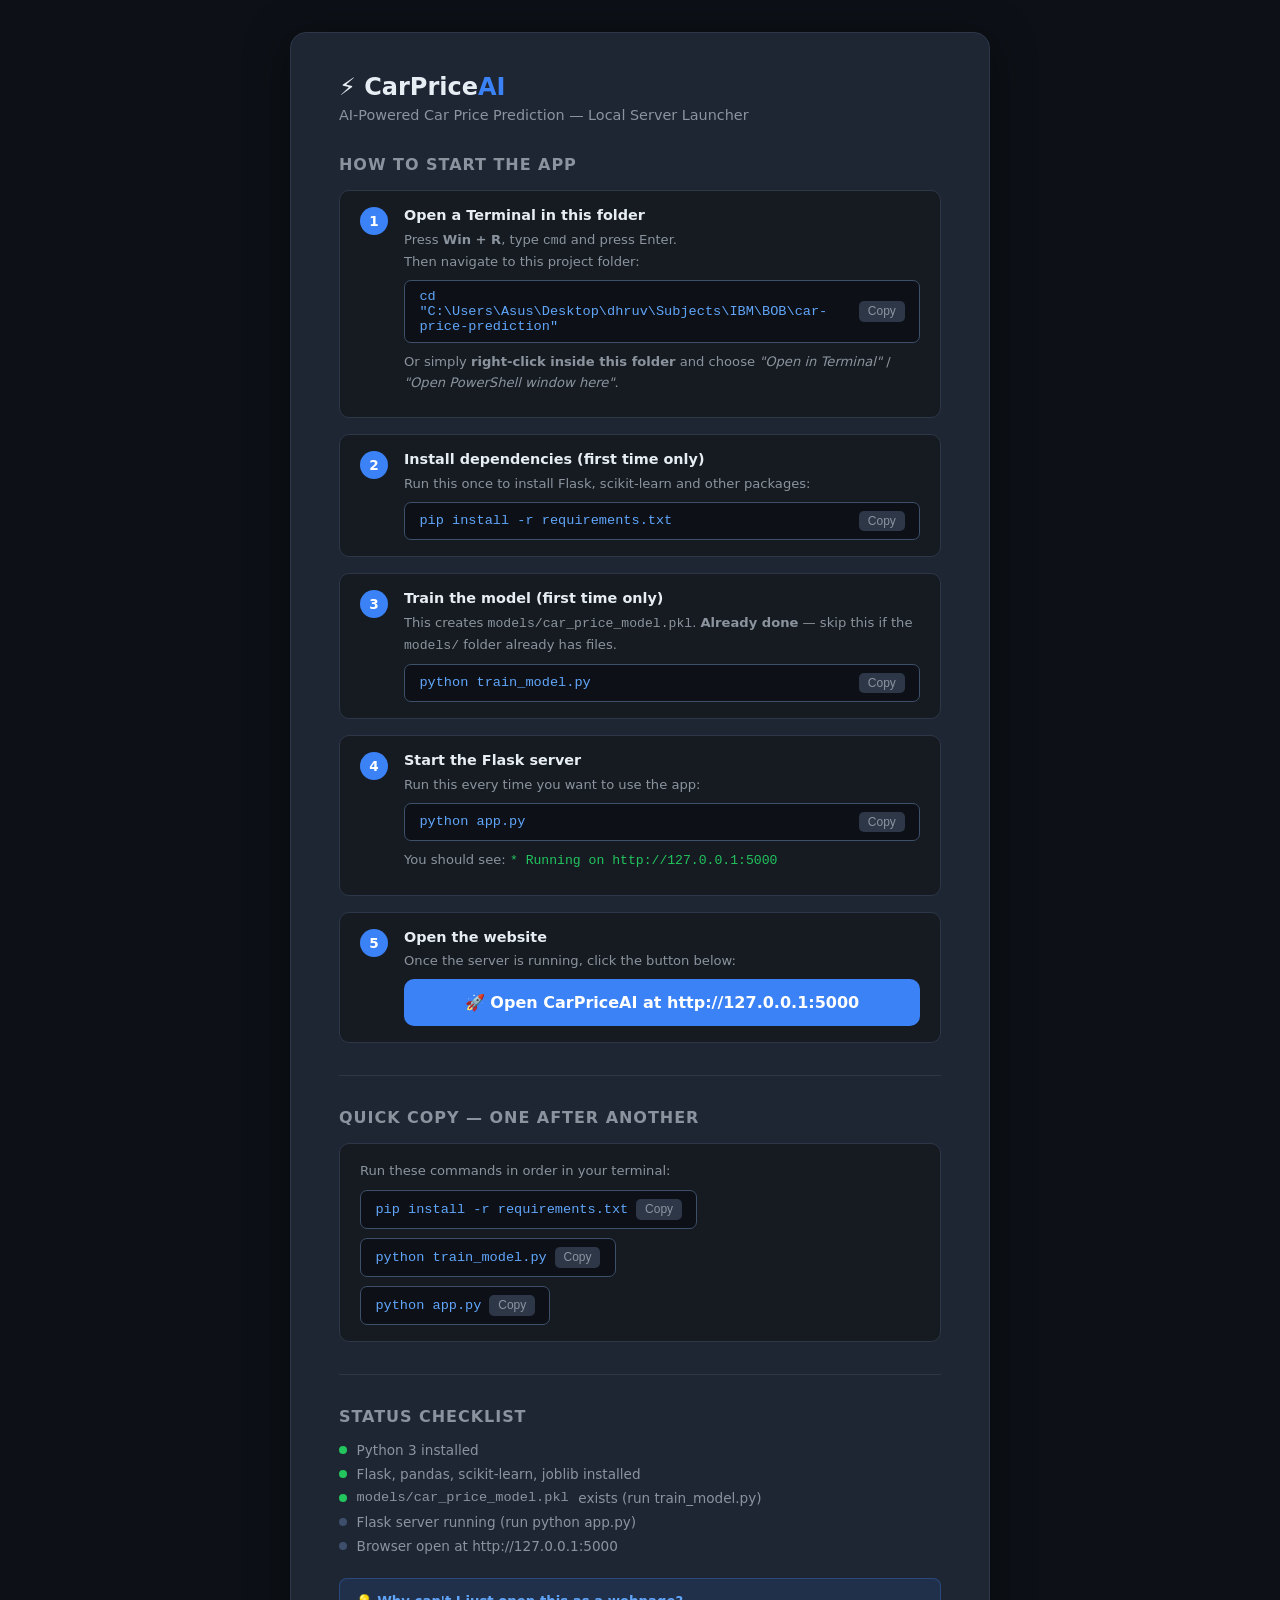
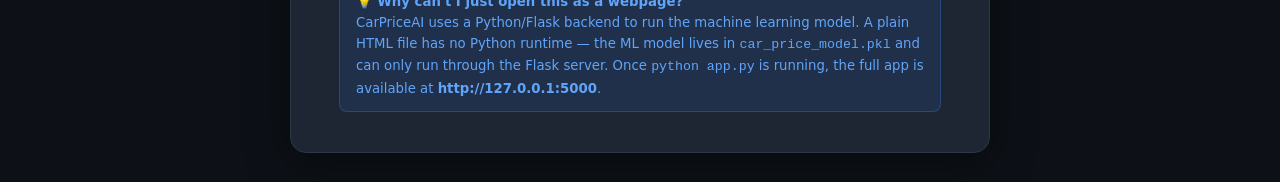
<file: LAUNCH.html>
<!DOCTYPE html>
<html lang="en">
<head>
  <meta charset="UTF-8" />
  <meta name="viewport" content="width=device-width, initial-scale=1.0" />
  <title>CarPriceAI — Launcher</title>
  <style>
    * { box-sizing: border-box; margin: 0; padding: 0; }
    body {
      font-family: -apple-system, 'Segoe UI', system-ui, sans-serif;
      background: #0d1117;
      color: #e6edf3;
      min-height: 100vh;
      display: flex;
      align-items: center;
      justify-content: center;
      padding: 2rem;
    }
    .card {
      background: #1e2533;
      border: 1px solid #2d3748;
      border-radius: 16px;
      padding: 2.5rem 3rem;
      max-width: 700px;
      width: 100%;
      box-shadow: 0 8px 40px rgba(0,0,0,0.5);
    }
    .brand {
      font-size: 1.5rem;
      font-weight: 800;
      color: #e6edf3;
      margin-bottom: 0.4rem;
    }
    .brand span { color: #3b82f6; }
    .subtitle {
      color: #8b949e;
      font-size: 0.9rem;
      margin-bottom: 2rem;
    }
    h2 {
      font-size: 1rem;
      font-weight: 600;
      color: #8b949e;
      text-transform: uppercase;
      letter-spacing: 0.06em;
      margin-bottom: 1rem;
    }
    .steps {
      display: flex;
      flex-direction: column;
      gap: 1rem;
      margin-bottom: 2rem;
    }
    .step {
      display: flex;
      align-items: flex-start;
      gap: 1rem;
      background: #161b22;
      border: 1px solid #2d3748;
      border-radius: 10px;
      padding: 1rem 1.25rem;
    }
    .step-num {
      width: 28px; height: 28px;
      background: #3b82f6;
      color: #fff;
      border-radius: 50%;
      display: flex; align-items: center; justify-content: center;
      font-weight: 700; font-size: 0.85rem;
      flex-shrink: 0;
    }
    .step-body { flex: 1; }
    .step-title {
      font-size: 0.9rem;
      font-weight: 600;
      margin-bottom: 0.35rem;
    }
    .step-desc {
      font-size: 0.82rem;
      color: #8b949e;
      margin-bottom: 0.5rem;
      line-height: 1.6;
    }
    .cmd {
      background: #0d1117;
      border: 1px solid #3d4f6b;
      border-radius: 7px;
      padding: 0.5rem 0.9rem;
      font-family: 'Consolas', 'Fira Code', monospace;
      font-size: 0.85rem;
      color: #60a5fa;
      display: flex;
      align-items: center;
      justify-content: space-between;
      gap: 0.5rem;
      cursor: pointer;
      transition: background 0.15s;
      user-select: all;
    }
    .cmd:hover { background: #161b22; }
    .copy-btn {
      background: #2d3748;
      border: none;
      color: #8b949e;
      padding: 0.2rem 0.55rem;
      border-radius: 5px;
      font-size: 0.75rem;
      cursor: pointer;
      flex-shrink: 0;
      transition: background 0.15s, color 0.15s;
    }
    .copy-btn:hover { background: #3b82f6; color: #fff; }
    .open-btn {
      display: inline-flex;
      align-items: center;
      gap: 0.5rem;
      background: #3b82f6;
      color: #fff;
      padding: 0.85rem 2rem;
      border-radius: 10px;
      font-size: 1rem;
      font-weight: 700;
      text-decoration: none;
      border: none;
      cursor: pointer;
      transition: background 0.15s;
      width: 100%;
      justify-content: center;
    }
    .open-btn:hover { background: #60a5fa; color: #fff; text-decoration: none; }
    .divider {
      border: none;
      border-top: 1px solid #2d3748;
      margin: 2rem 0;
    }
    .check-row {
      display: flex;
      align-items: center;
      gap: 0.6rem;
      font-size: 0.85rem;
      color: #8b949e;
      margin-bottom: 0.5rem;
    }
    .dot {
      width: 8px; height: 8px;
      border-radius: 50%;
      background: #22c55e;
      flex-shrink: 0;
    }
    .dot.warn { background: #f59e0b; }
    .dot.idle { background: #3d4f6b; }
    .alert {
      background: rgba(59,130,246,0.12);
      border: 1px solid rgba(59,130,246,0.3);
      border-radius: 8px;
      padding: 0.75rem 1rem;
      font-size: 0.83rem;
      color: #60a5fa;
      margin-top: 1.5rem;
      line-height: 1.6;
    }
  </style>
</head>
<body>

<div class="card">
  <div class="brand">⚡ CarPrice<span>AI</span></div>
  <div class="subtitle">AI-Powered Car Price Prediction — Local Server Launcher</div>

  <h2>How to Start the App</h2>

  <div class="steps">

    <div class="step">
      <div class="step-num">1</div>
      <div class="step-body">
        <div class="step-title">Open a Terminal in this folder</div>
        <div class="step-desc">
          Press <strong>Win + R</strong>, type <code>cmd</code> and press Enter.<br/>
          Then navigate to this project folder:
        </div>
        <div class="cmd" onclick="copyCmd(this)">
          <span>cd "C:\Users\Asus\Desktop\dhruv\Subjects\IBM\BOB\car-price-prediction"</span>
          <button class="copy-btn" tabindex="-1">Copy</button>
        </div>
        <div class="step-desc" style="margin-top:0.5rem;">
          Or simply <strong>right-click inside this folder</strong> and choose <em>"Open in Terminal"</em> / <em>"Open PowerShell window here"</em>.
        </div>
      </div>
    </div>

    <div class="step">
      <div class="step-num">2</div>
      <div class="step-body">
        <div class="step-title">Install dependencies (first time only)</div>
        <div class="step-desc">Run this once to install Flask, scikit-learn and other packages:</div>
        <div class="cmd" onclick="copyCmd(this)">
          <span>pip install -r requirements.txt</span>
          <button class="copy-btn" tabindex="-1">Copy</button>
        </div>
      </div>
    </div>

    <div class="step">
      <div class="step-num">3</div>
      <div class="step-body">
        <div class="step-title">Train the model (first time only)</div>
        <div class="step-desc">
          This creates <code>models/car_price_model.pkl</code>. <strong>Already done</strong> — skip this if the <code>models/</code> folder already has files.
        </div>
        <div class="cmd" onclick="copyCmd(this)">
          <span>python train_model.py</span>
          <button class="copy-btn" tabindex="-1">Copy</button>
        </div>
      </div>
    </div>

    <div class="step">
      <div class="step-num">4</div>
      <div class="step-body">
        <div class="step-title">Start the Flask server</div>
        <div class="step-desc">Run this every time you want to use the app:</div>
        <div class="cmd" onclick="copyCmd(this)">
          <span>python app.py</span>
          <button class="copy-btn" tabindex="-1">Copy</button>
        </div>
        <div class="step-desc" style="margin-top:0.5rem;">
          You should see: <code style="color:#22c55e;">* Running on http://127.0.0.1:5000</code>
        </div>
      </div>
    </div>

    <div class="step">
      <div class="step-num">5</div>
      <div class="step-body">
        <div class="step-title">Open the website</div>
        <div class="step-desc">Once the server is running, click the button below:</div>
        <a href="http://127.0.0.1:5000" target="_blank" class="open-btn">
          🚀 Open CarPriceAI at http://127.0.0.1:5000
        </a>
      </div>
    </div>

  </div>

  <hr class="divider" />

  <h2>Quick Copy — One After Another</h2>
  <div class="steps">
    <div class="step" style="flex-direction:column; gap:0.6rem;">
      <div class="step-desc" style="margin-bottom:0;">Run these commands in order in your terminal:</div>
      <div class="cmd" onclick="copyCmd(this)">
        <span>pip install -r requirements.txt</span>
        <button class="copy-btn" tabindex="-1">Copy</button>
      </div>
      <div class="cmd" onclick="copyCmd(this)">
        <span>python train_model.py</span>
        <button class="copy-btn" tabindex="-1">Copy</button>
      </div>
      <div class="cmd" onclick="copyCmd(this)">
        <span>python app.py</span>
        <button class="copy-btn" tabindex="-1">Copy</button>
      </div>
    </div>
  </div>

  <hr class="divider" />

  <h2>Status Checklist</h2>
  <div class="check-row"><div class="dot"></div> Python 3 installed</div>
  <div class="check-row"><div class="dot"></div> Flask, pandas, scikit-learn, joblib installed</div>
  <div class="check-row"><div class="dot"></div> <code>models/car_price_model.pkl</code> exists (run train_model.py)</div>
  <div class="check-row"><div class="dot idle"></div> Flask server running (run python app.py)</div>
  <div class="check-row"><div class="dot idle"></div> Browser open at http://127.0.0.1:5000</div>

  <div class="alert">
    💡 <strong>Why can't I just open this as a webpage?</strong><br/>
    CarPriceAI uses a Python/Flask backend to run the machine learning model. A plain HTML file has no Python runtime — 
    the ML model lives in <code>car_price_model.pkl</code> and can only run through the Flask server. 
    Once <code>python app.py</code> is running, the full app is available at <strong>http://127.0.0.1:5000</strong>.
  </div>
</div>

<script>
  function copyCmd(el) {
    const text = el.querySelector('span').textContent.trim();
    navigator.clipboard.writeText(text).then(() => {
      const btn = el.querySelector('.copy-btn');
      const orig = btn.textContent;
      btn.textContent = 'Copied!';
      btn.style.background = '#22c55e';
      btn.style.color = '#fff';
      setTimeout(() => {
        btn.textContent = orig;
        btn.style.background = '';
        btn.style.color = '';
      }, 1500);
    });
  }

  // Auto-try connecting to server and update status
  async function checkServer() {
    try {
      const resp = await fetch('http://127.0.0.1:5000/', { mode: 'no-cors' });
      document.querySelectorAll('.dot.idle').forEach(d => {
        d.classList.remove('idle');
      });
    } catch(e) {}
  }
  checkServer();
  setInterval(checkServer, 3000);
</script>
</body>
</html>
</file>
